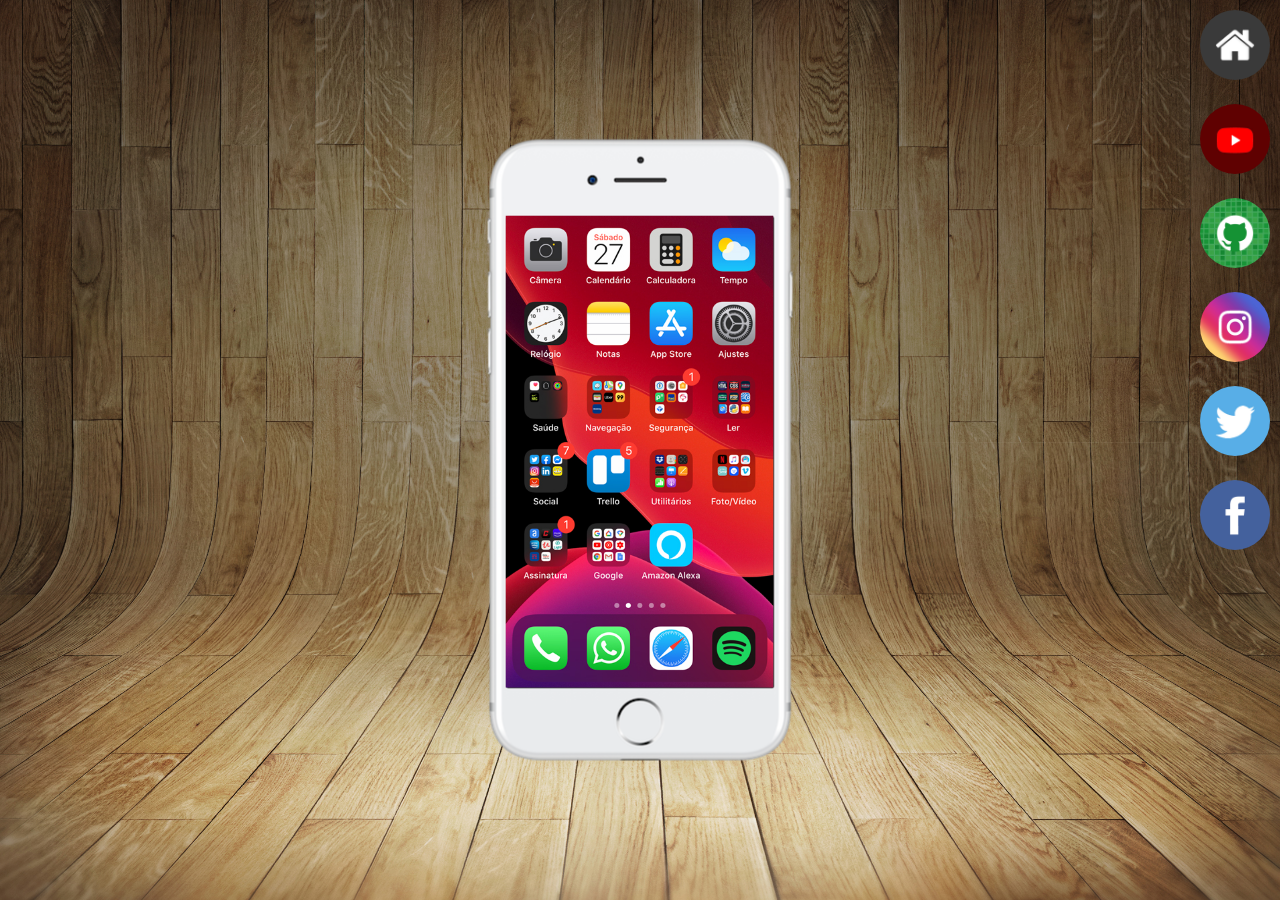
<file: index.html>
<!DOCTYPE html>
<html lang="pt-br">
<head>
    <meta charset="UTF-8">
    <meta name="viewport" content="width=device-width, initial-scale=1.0">
    <title>Celular do Prof. Gustavo Guanabara</title>
    <link rel="stylesheet" href="style/style.css">
    <link rel="shortcut icon" href="style/favicon/favicon.ico" type="image/x-icon">
</head>
<body>
    <main>
        <section id="celular"><iframe src="abas/home.html" frameborder="0" name="tela"></iframe></section>
        <nav id="but">
            <a href="abas/home.html" target="tela"><img src="imagens/logo-home.jpg" alt="button-home" class="logo"></a>
            <br>
            <a href="abas/youtube.html" target="tela"><img src="imagens/logo-youtube.jpg" alt="button-youtube" class="logo"> </a>
            <br>
            <a href="abas/github.html" target="tela"><img src="imagens/logo-github.jpg" alt="button-github" class="logo"></a>
            <br>
            <a href="abas/instagram.html" target="tela"><img src="imagens/logo-instagram.jpg" alt="butt" class="logo"></a>
            <br>
            <a href="abas/twitter.html" target="tela"><img src="imagens/logo-twitter.jpg" alt="" class="logo"></a>
            <br>            
            <a href="abas/facebook.html" target="tela"><img src="imagens/logo-facebook.jpg" alt="" class="logo"></a>
        </nav>
    </main>
</body>
</html>
</file>
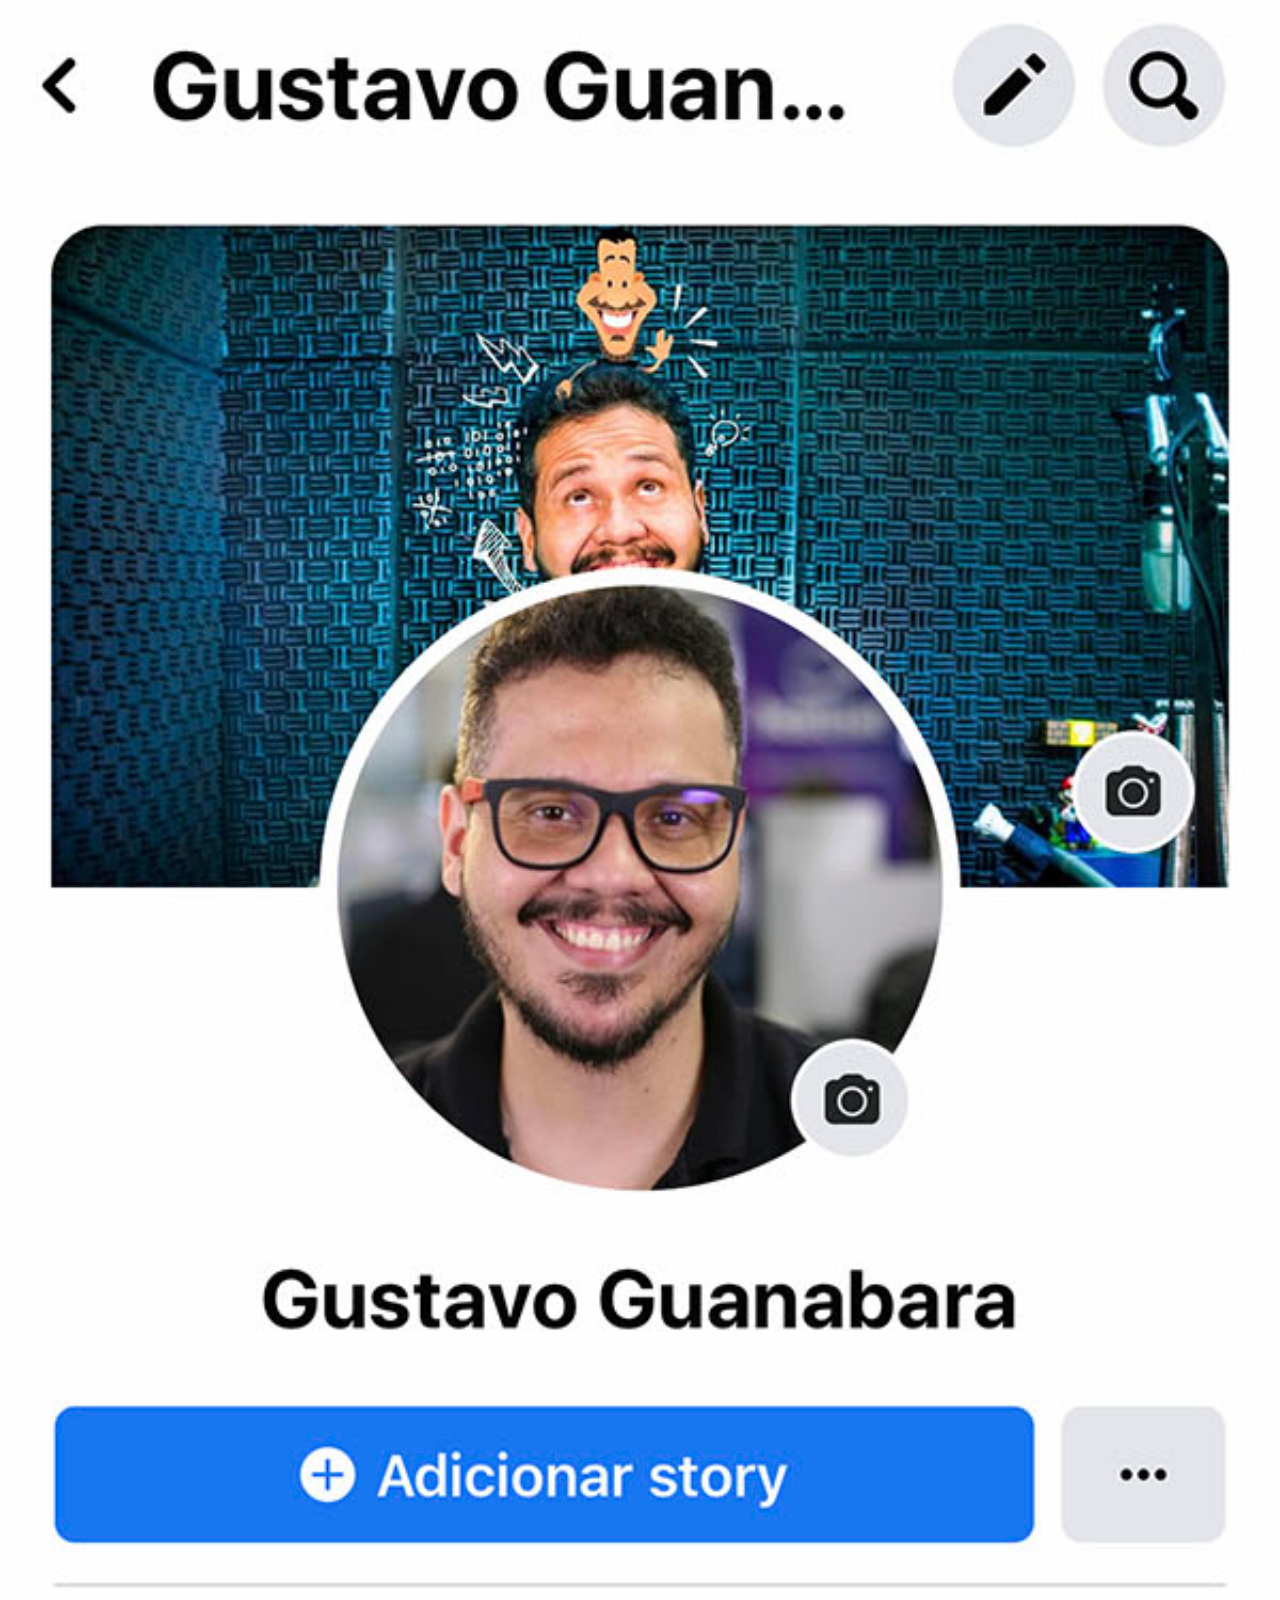
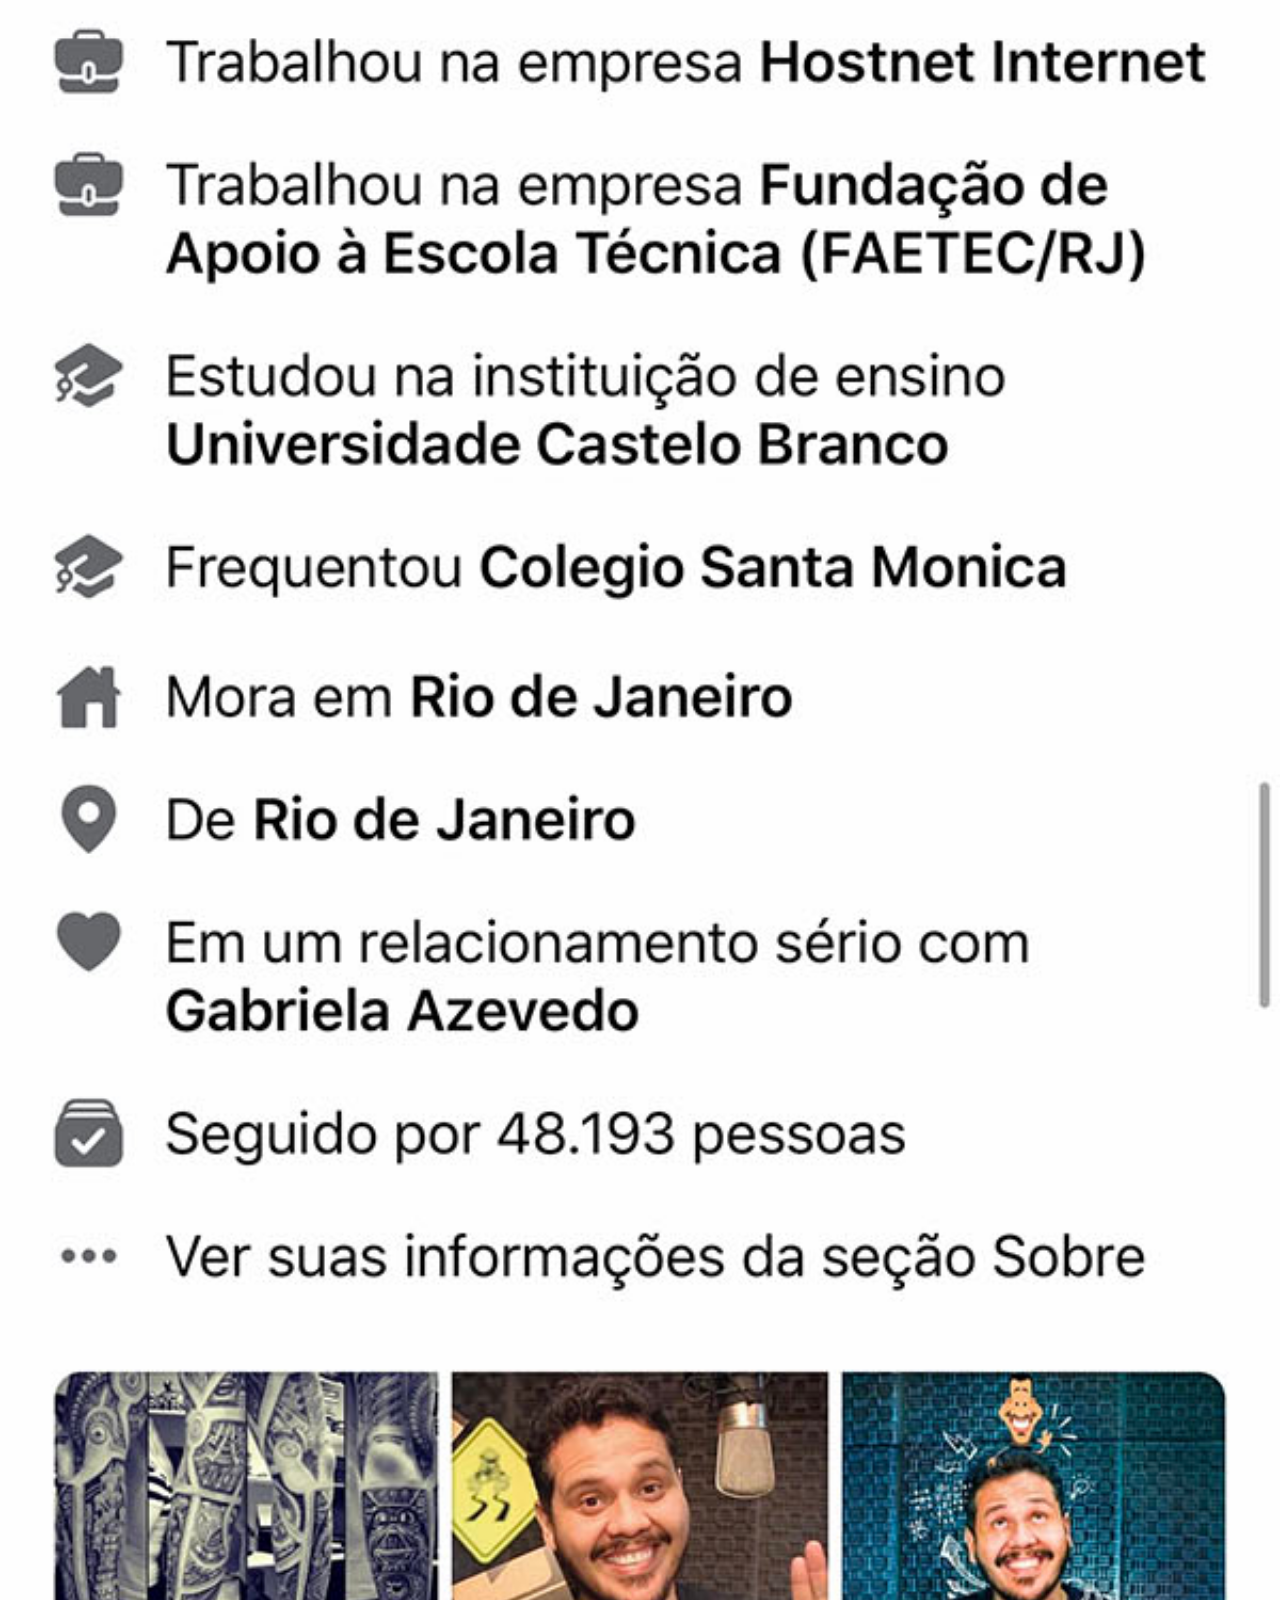
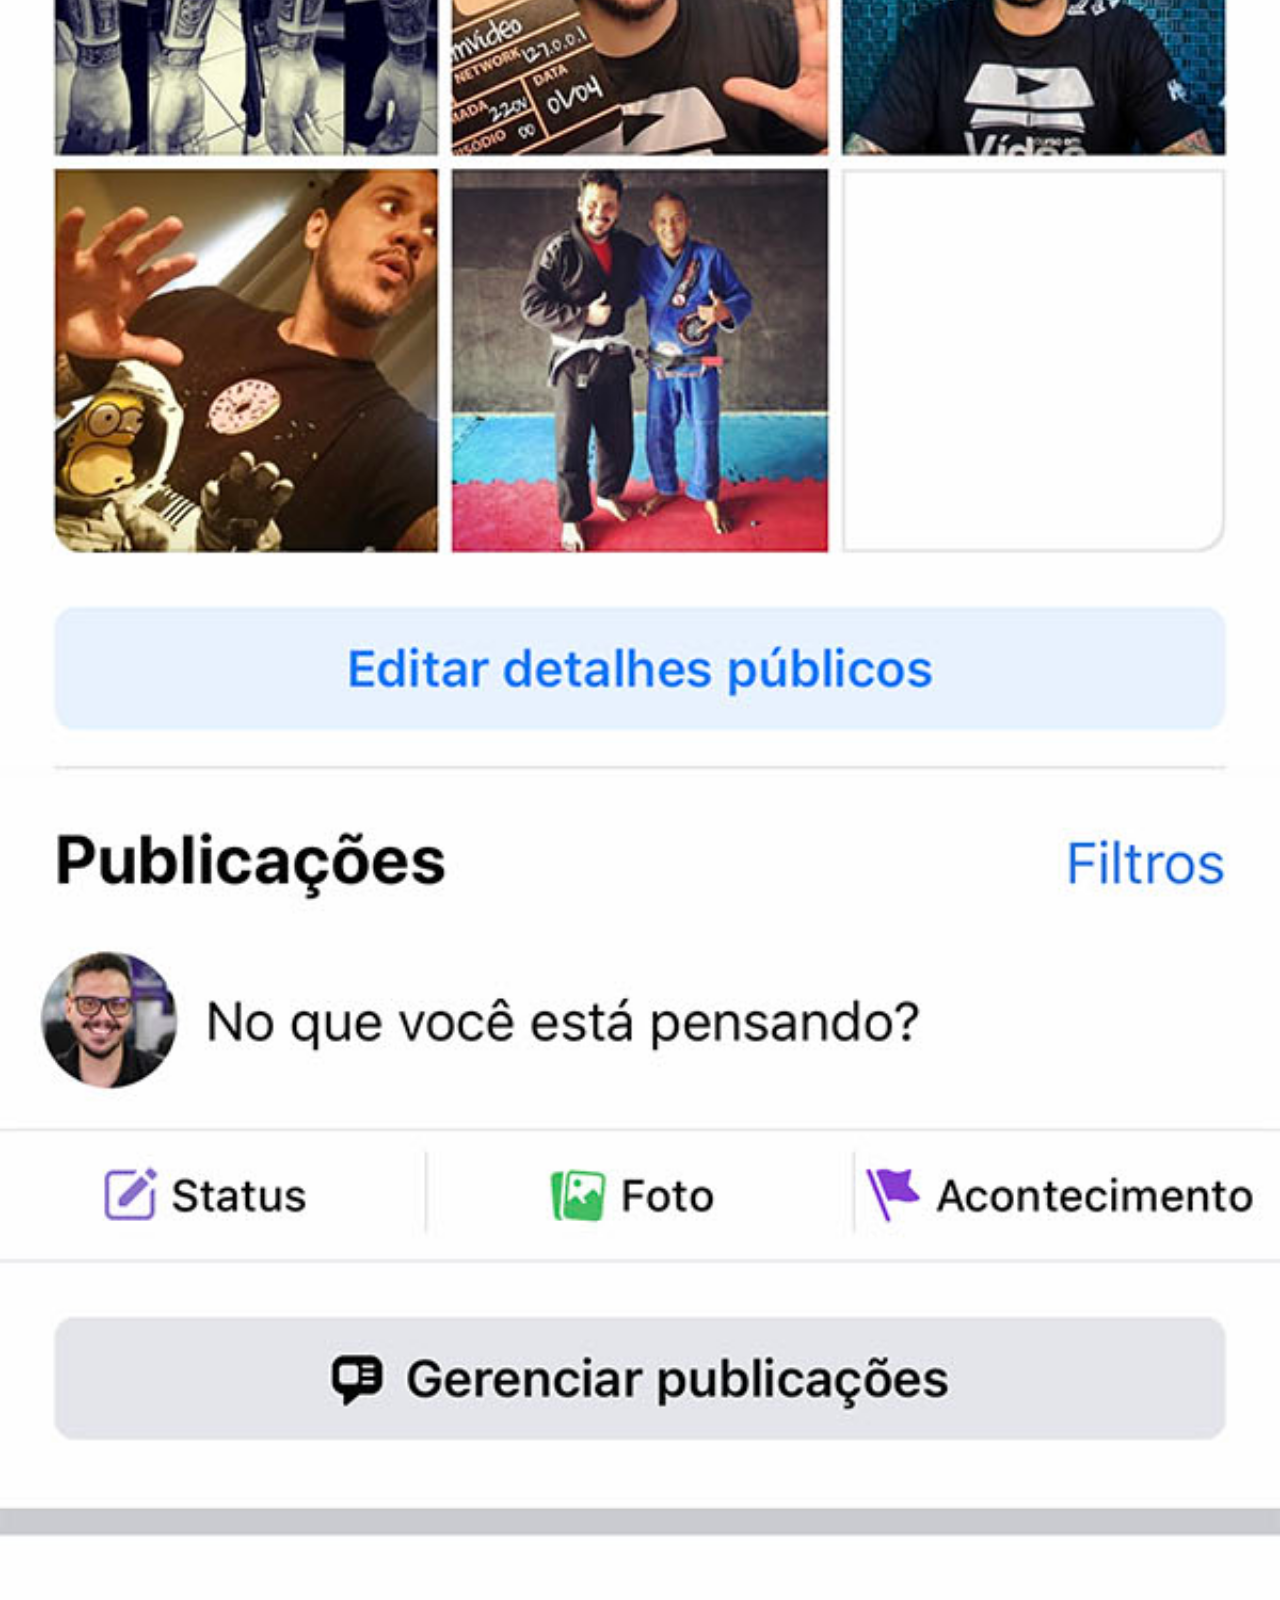
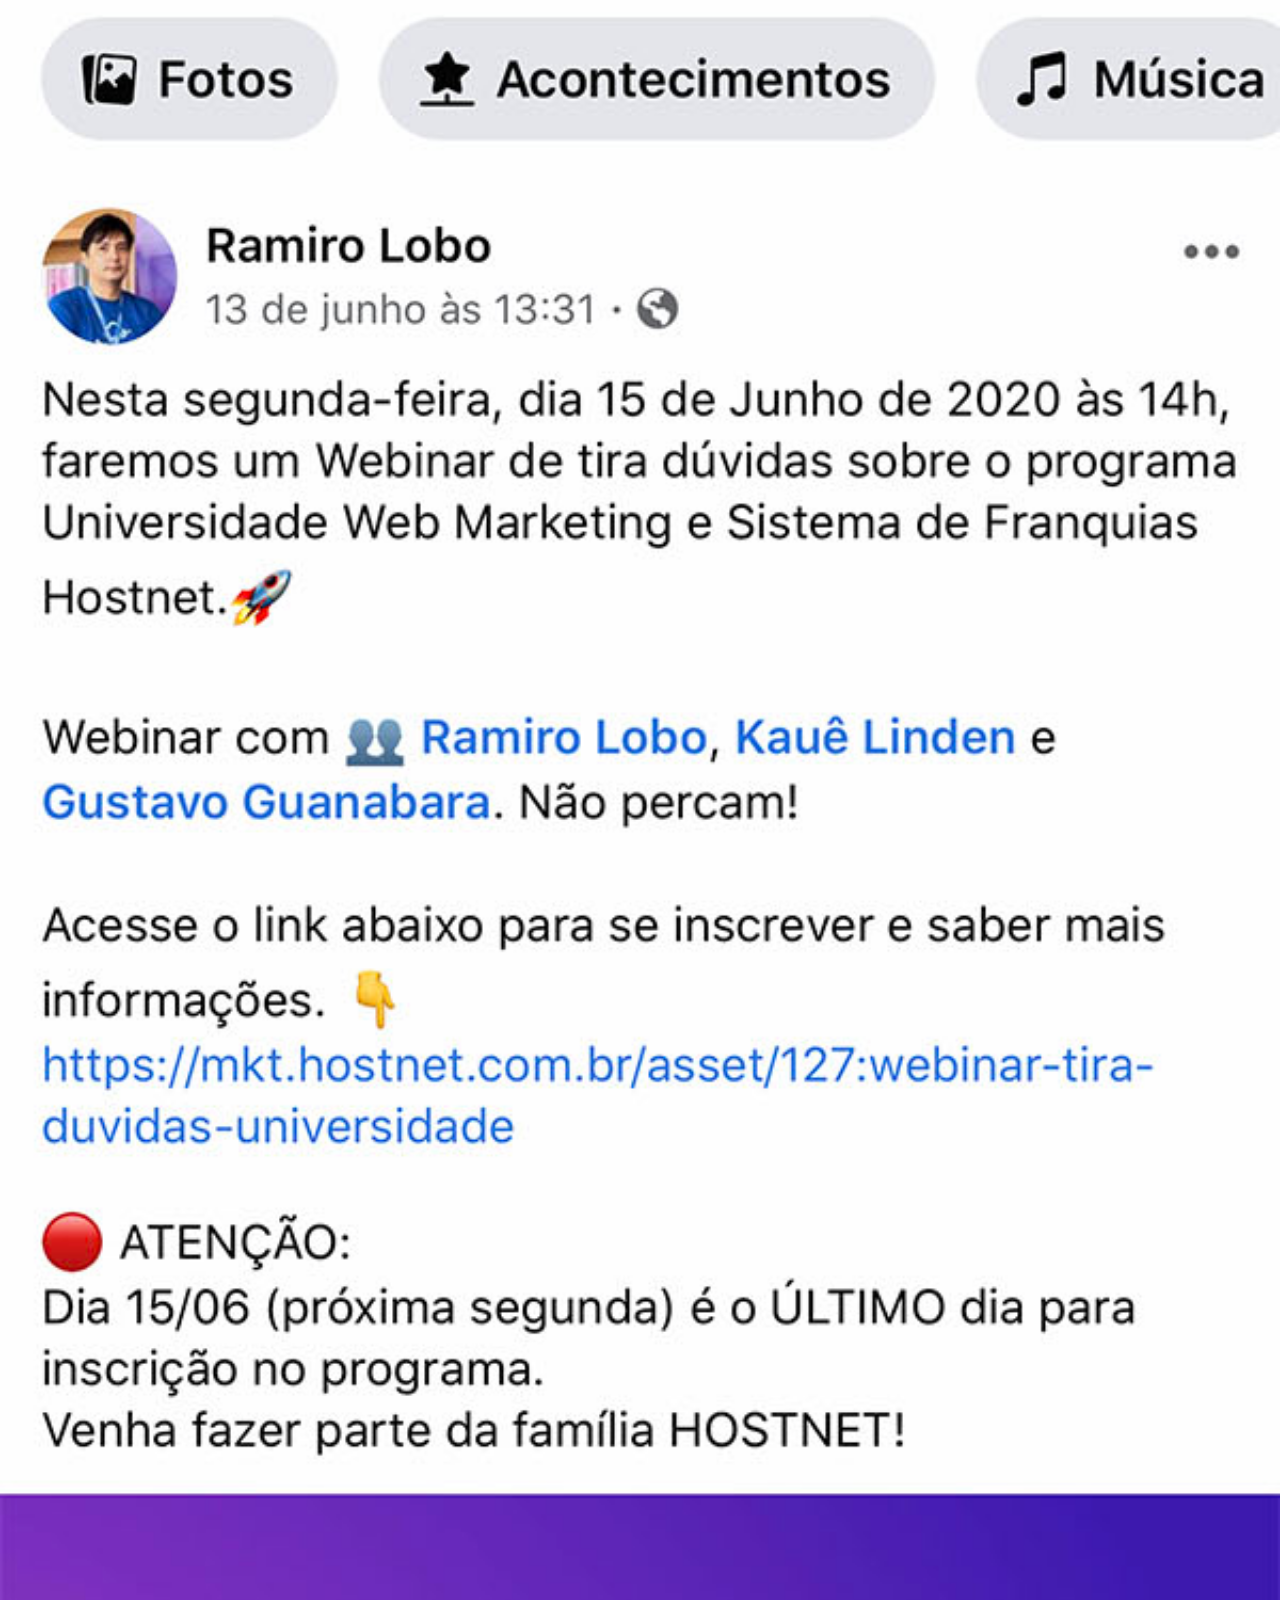
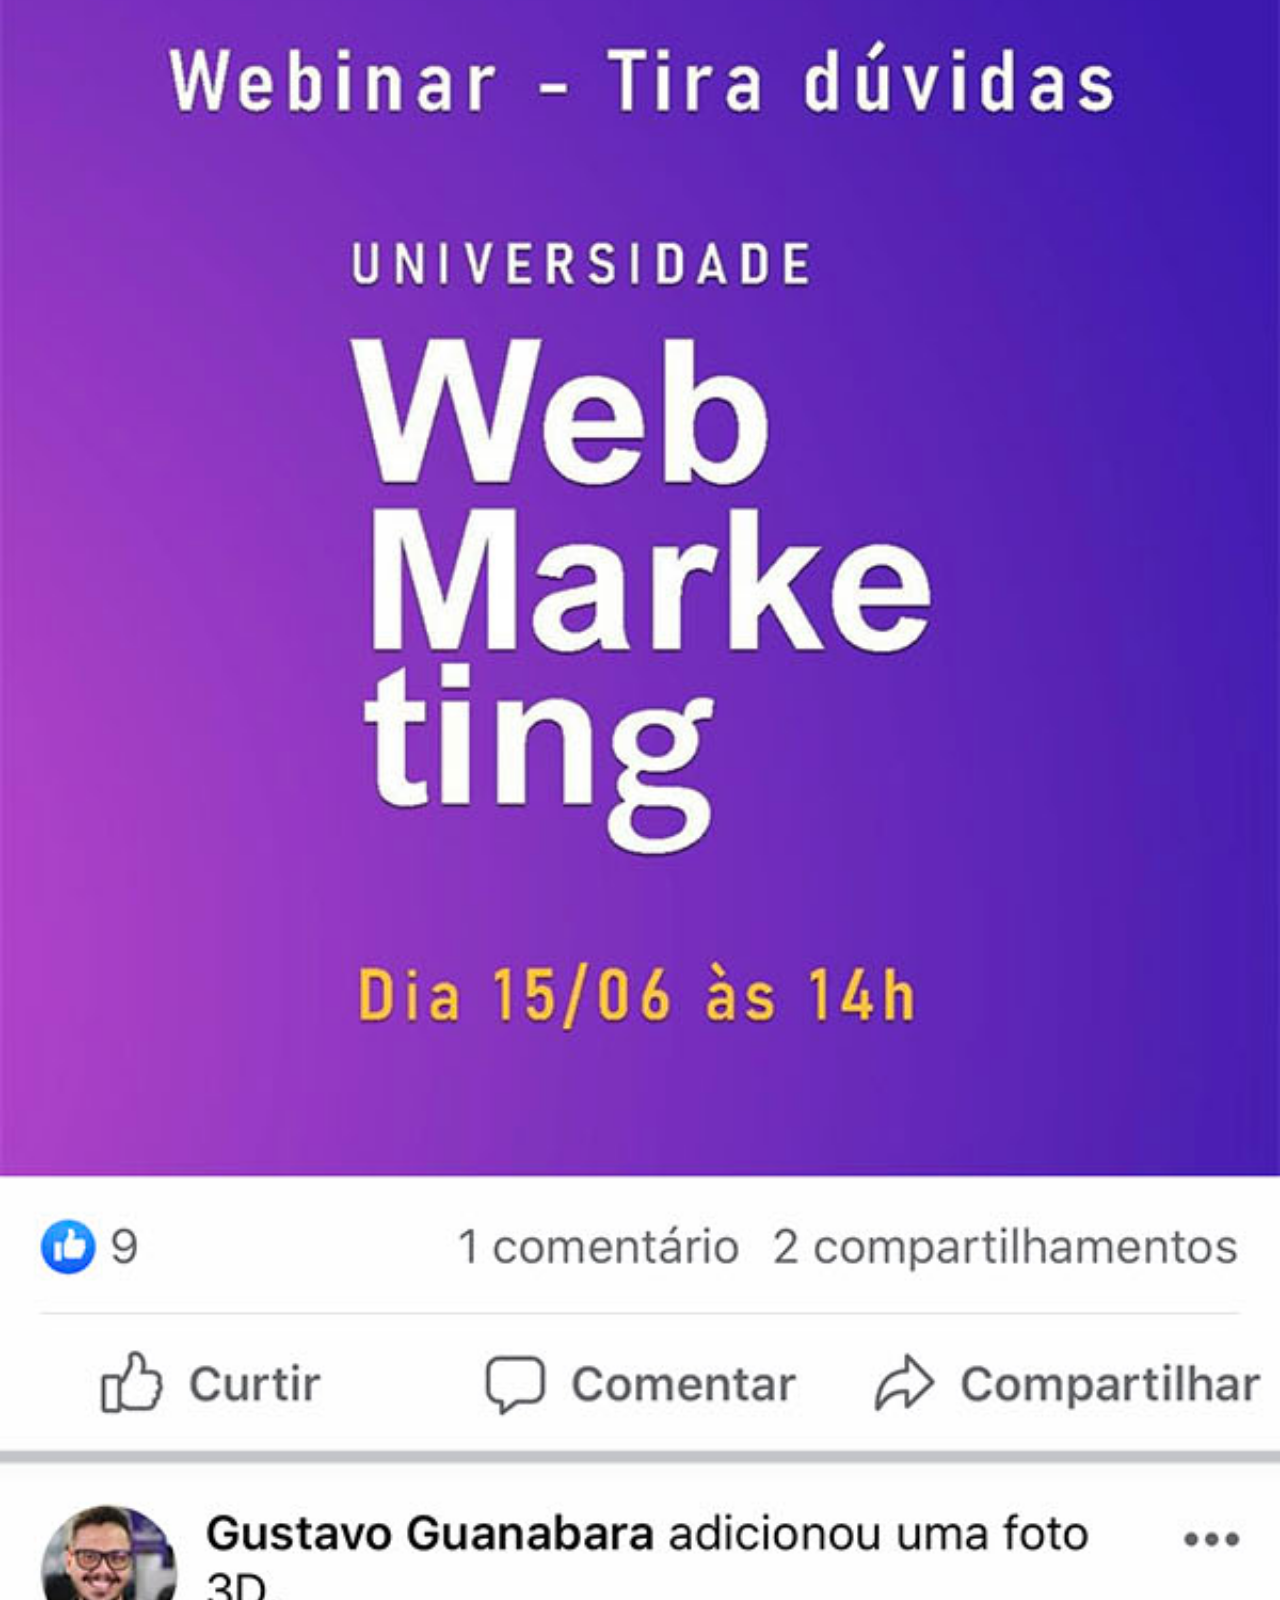
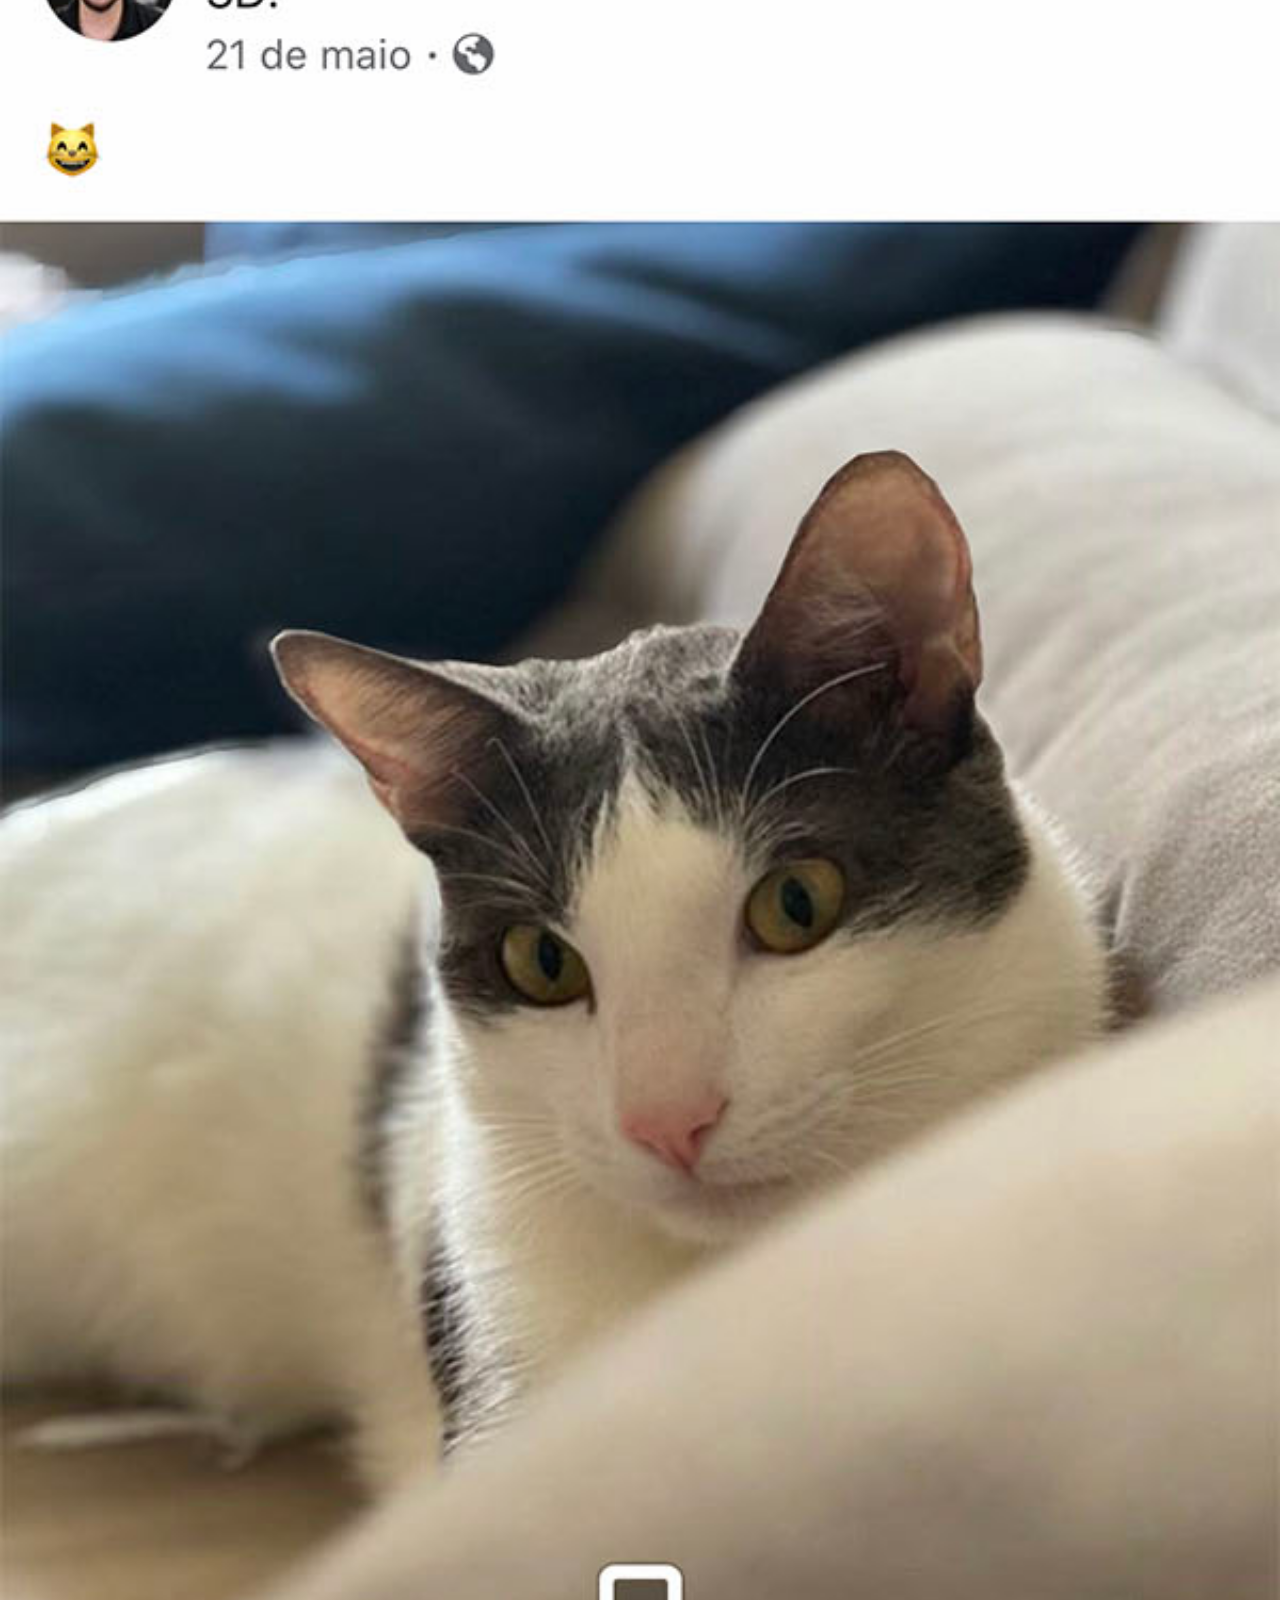
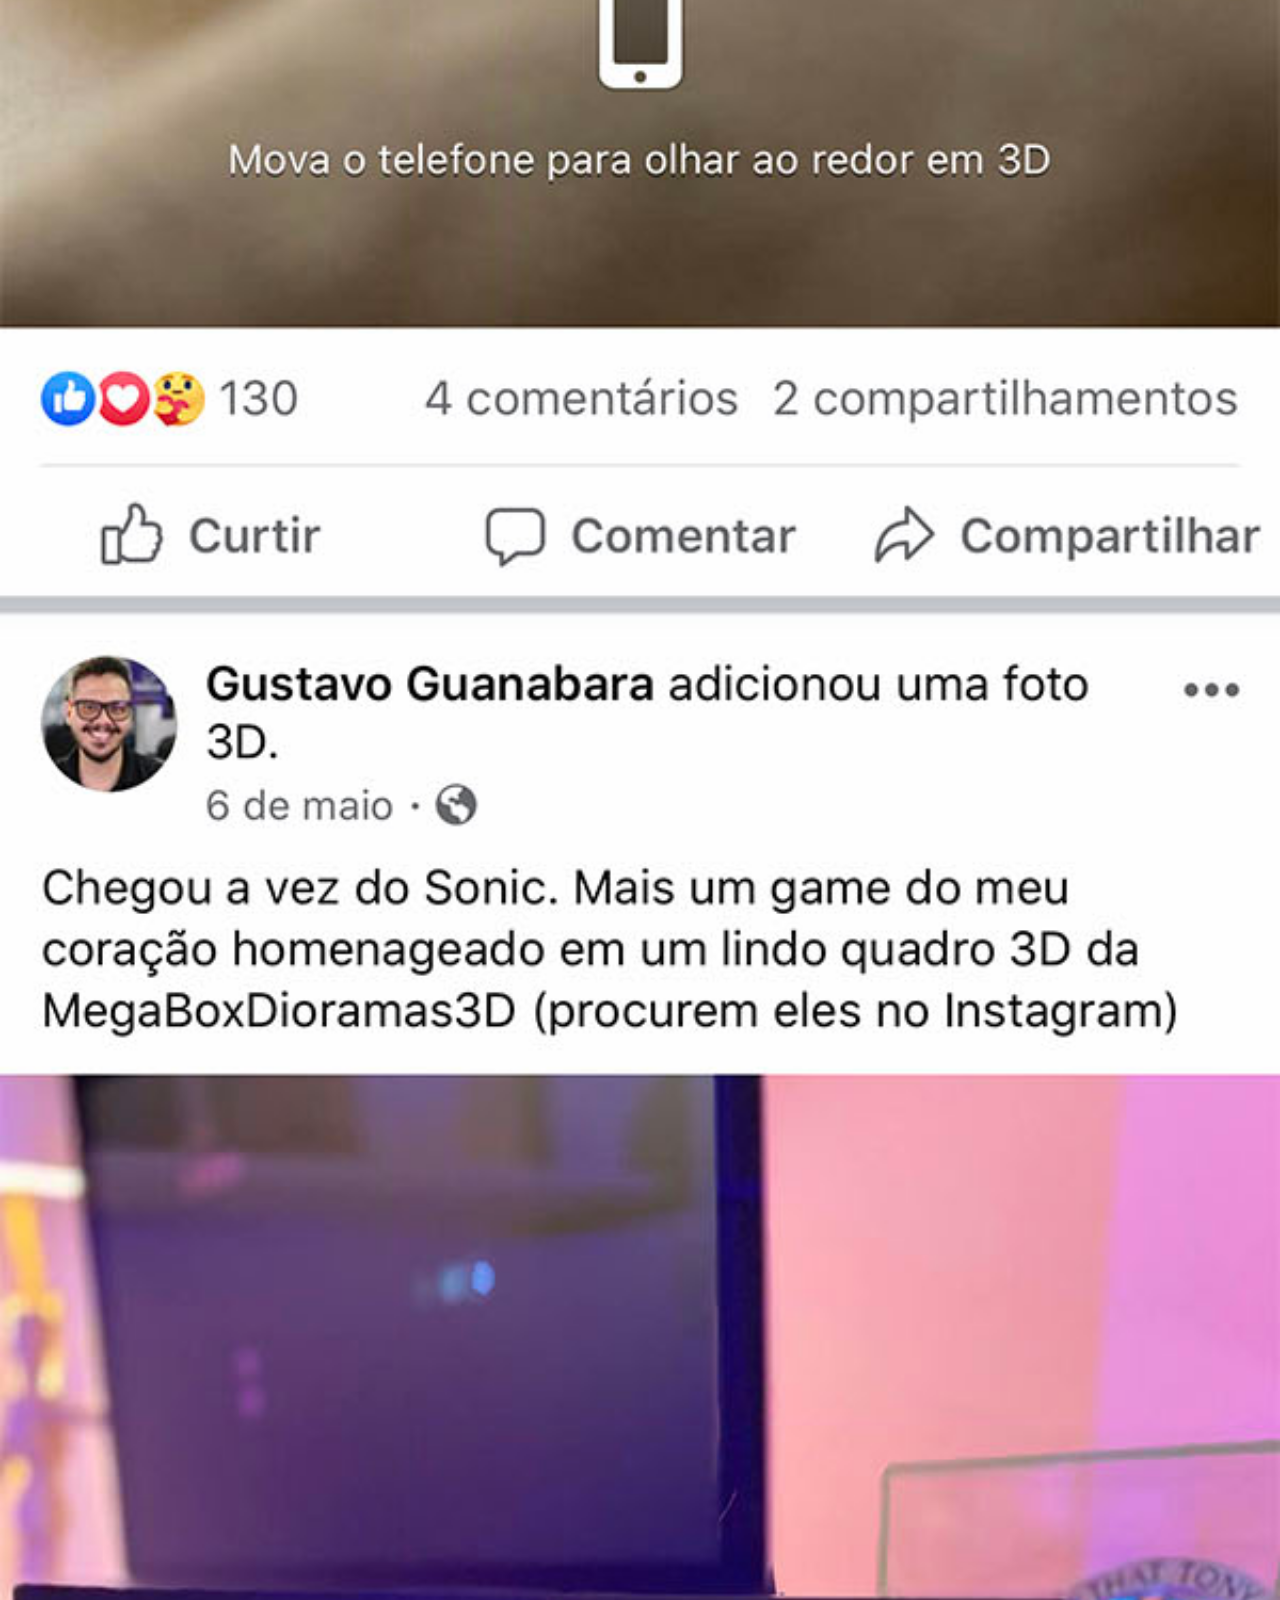
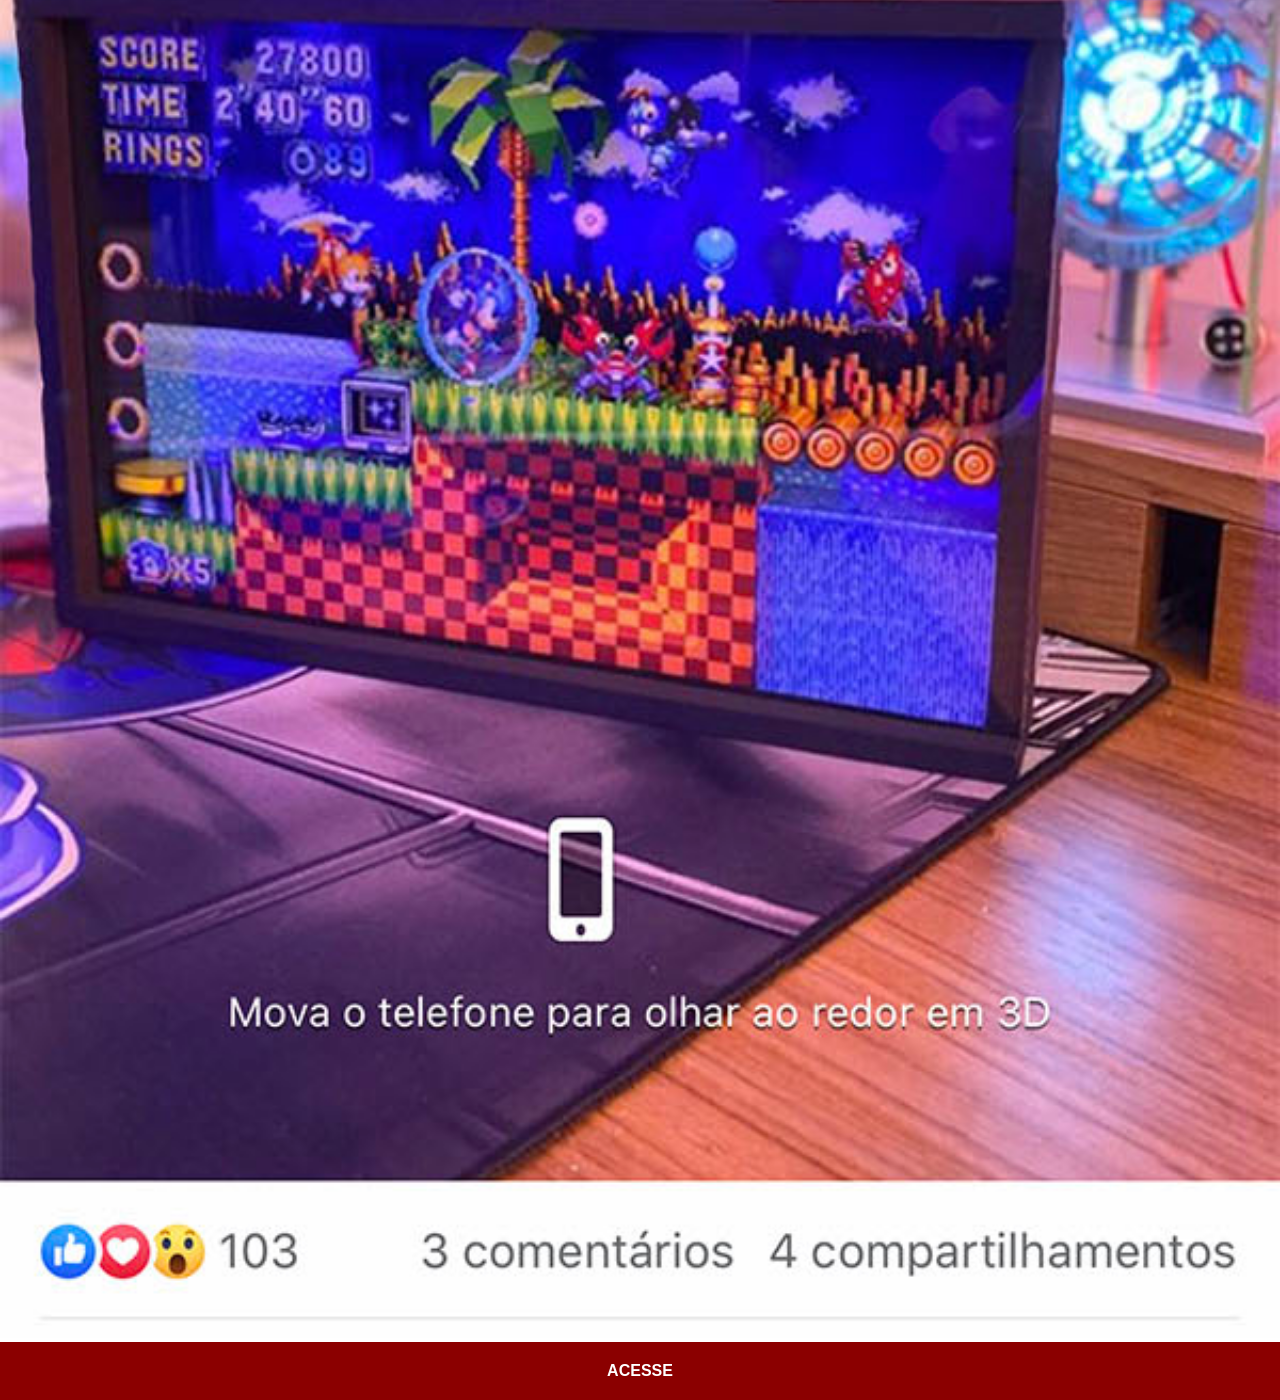
<file: abas/facebook.html>
<!DOCTYPE html>
<html lang="pt-br">
<head>
    <meta charset="UTF-8">
    <meta name="viewport" content="width=device-width, initial-scale=1.0">
    <title>Facebook</title>
    <link rel="stylesheet" href="../style/social.css">
</head>
<body>
      <img src="../imagens/tela-facebook.jpg" alt="Facebook pagina" class="cell"> 
      <a href="https://www.facebook.com/gustavoguanabara/" target="_blank">ACESSE</a>
</body>
</html>
</file>
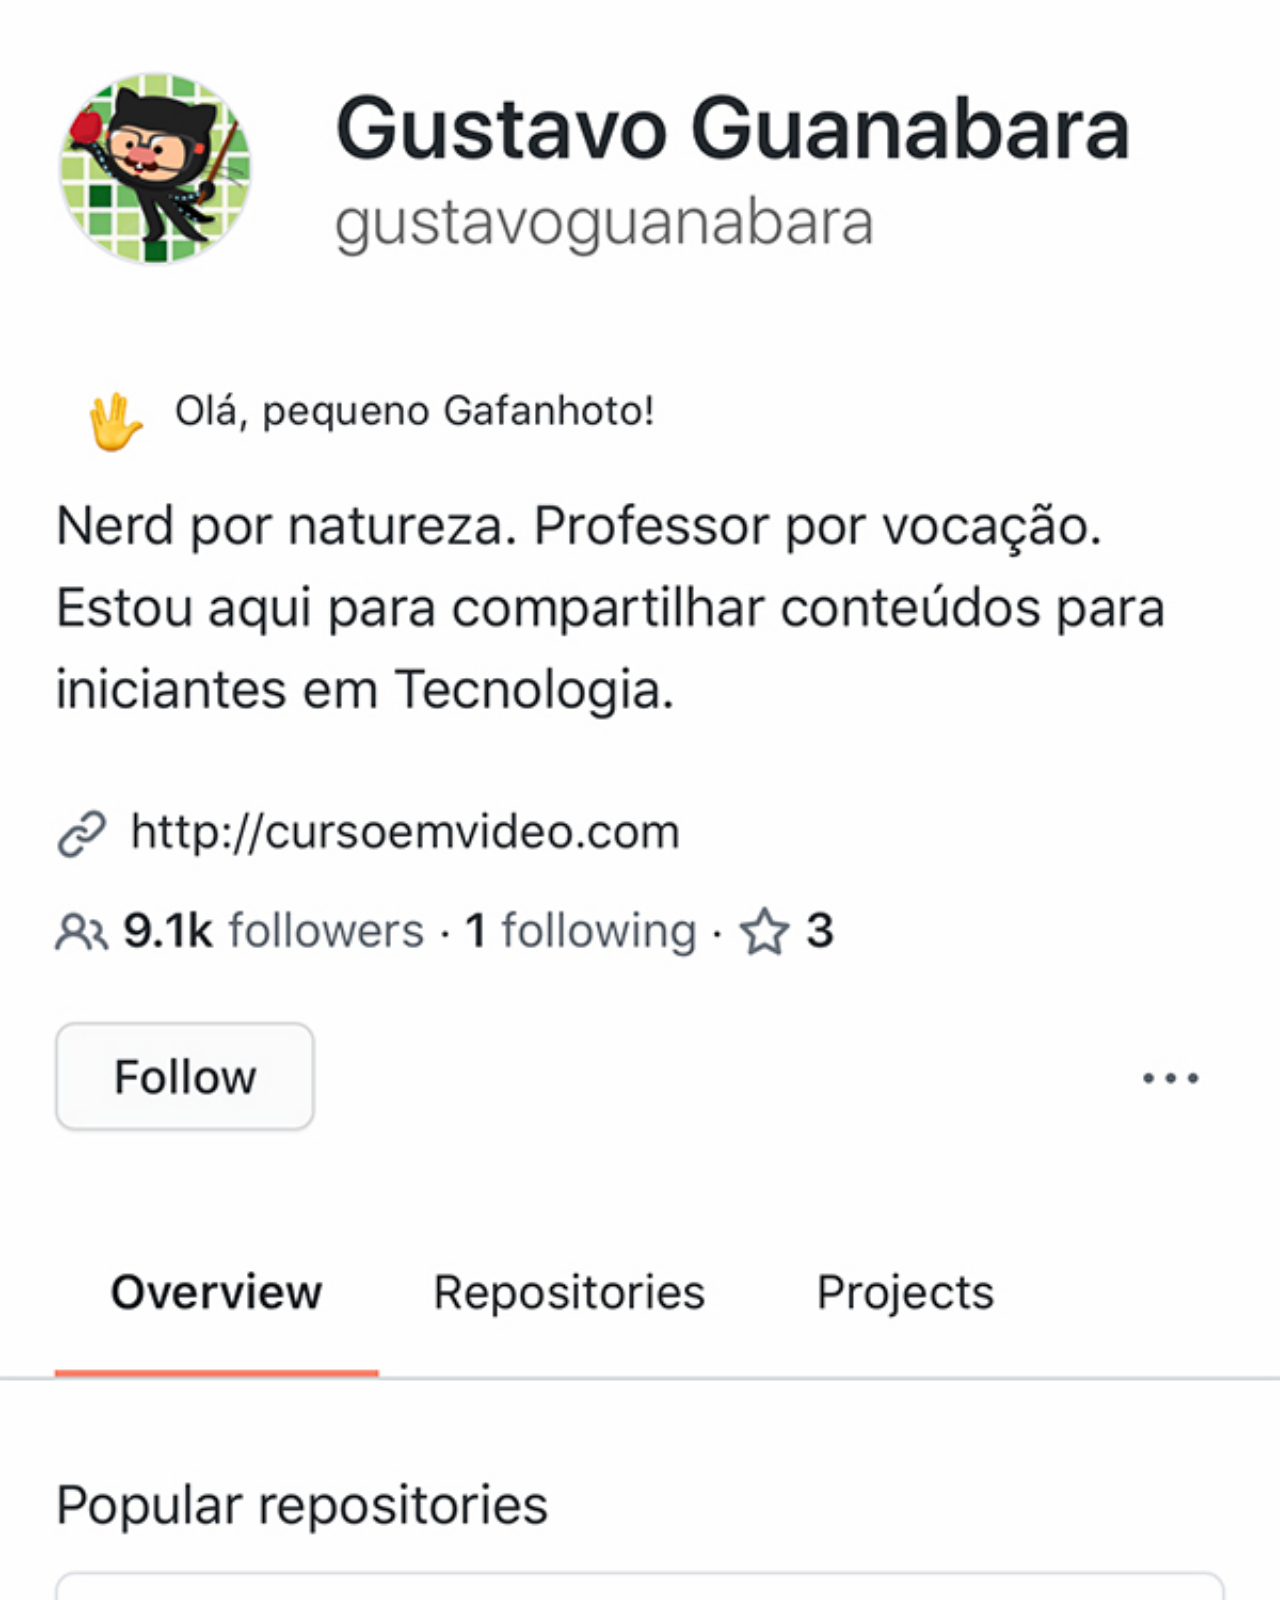
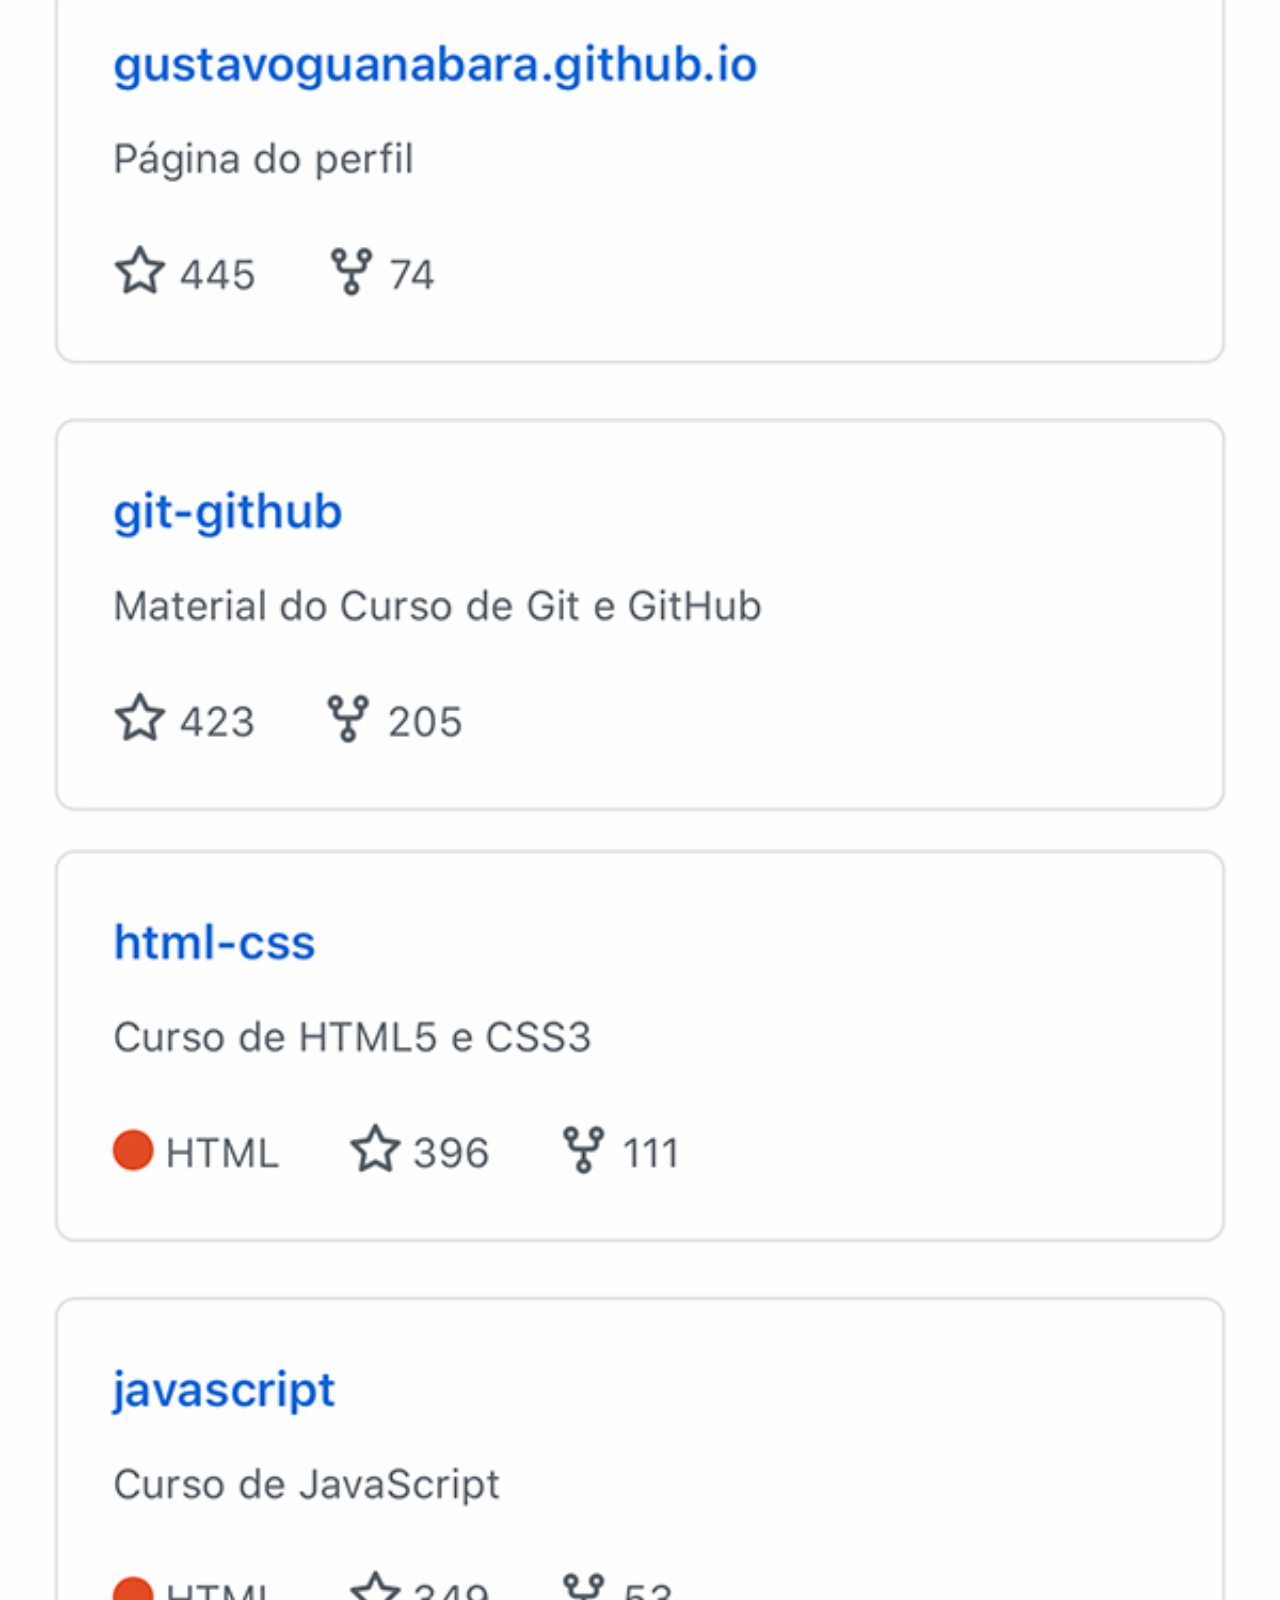
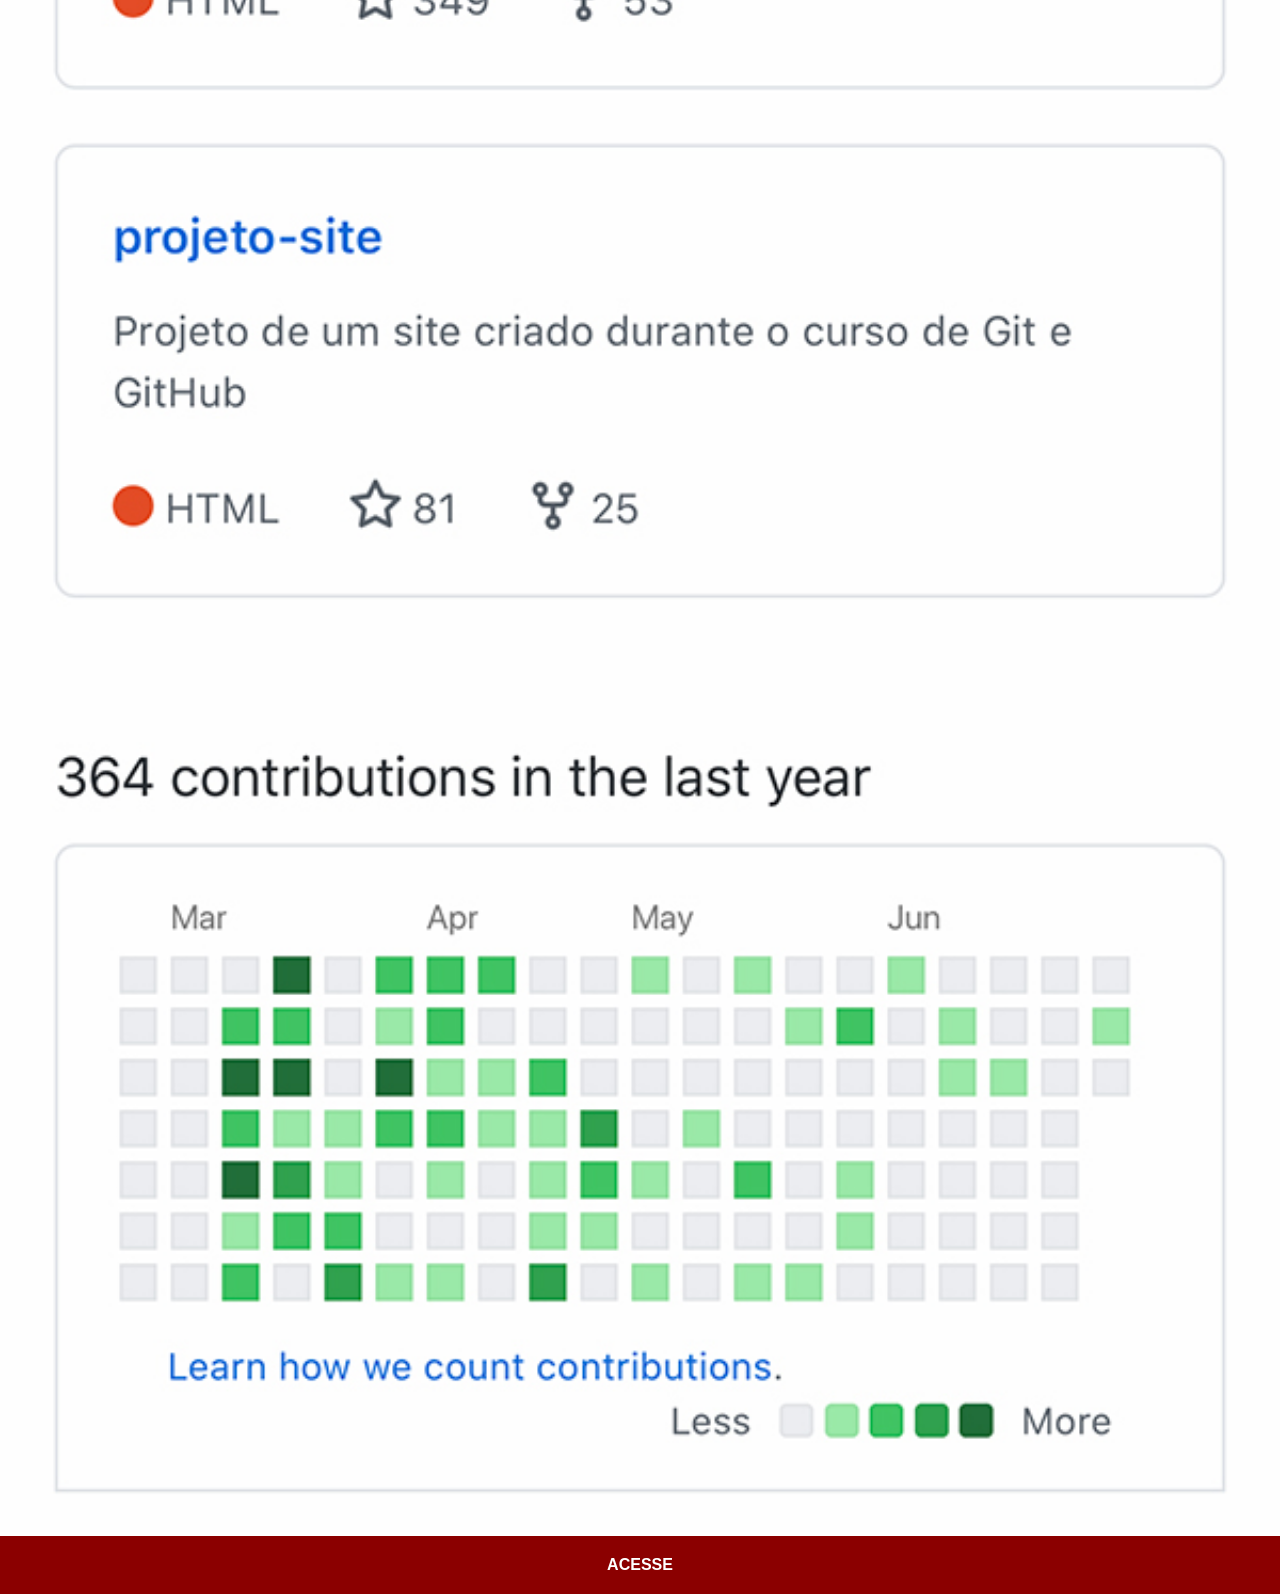
<file: abas/github.html>
<!DOCTYPE html>
<html lang="pt-br">
<head>
    <meta charset="UTF-8">
    <meta name="viewport" content="width=device-width, initial-scale=1.0">
    <title>Github</title>
    <link rel="stylesheet" href="../style/social.css">
</head>
<body>
      <img src="../imagens/tela-github.jpg" alt="Github pagina" class="cell"> 
       <a href="https://github.com/gustavoguanabara/" target="_blank">ACESSE</a>
</body>
</html>
</file>
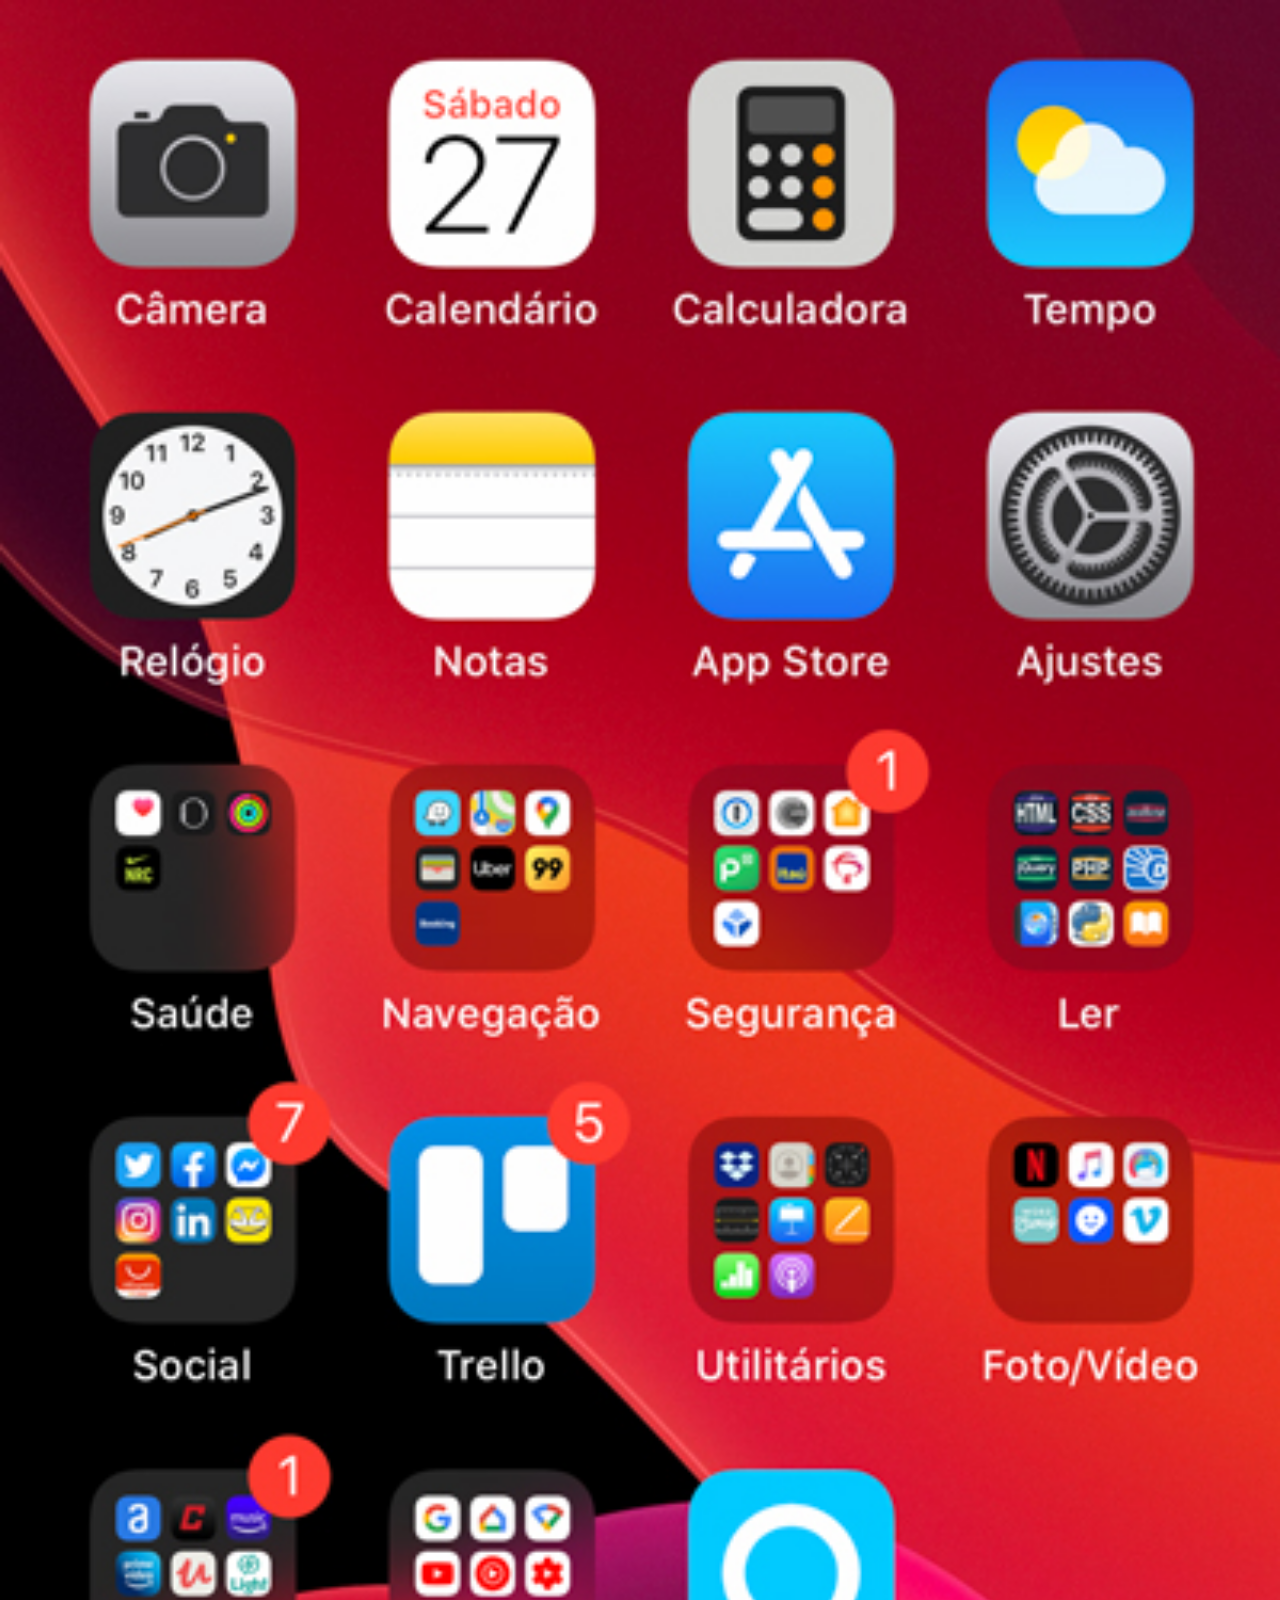
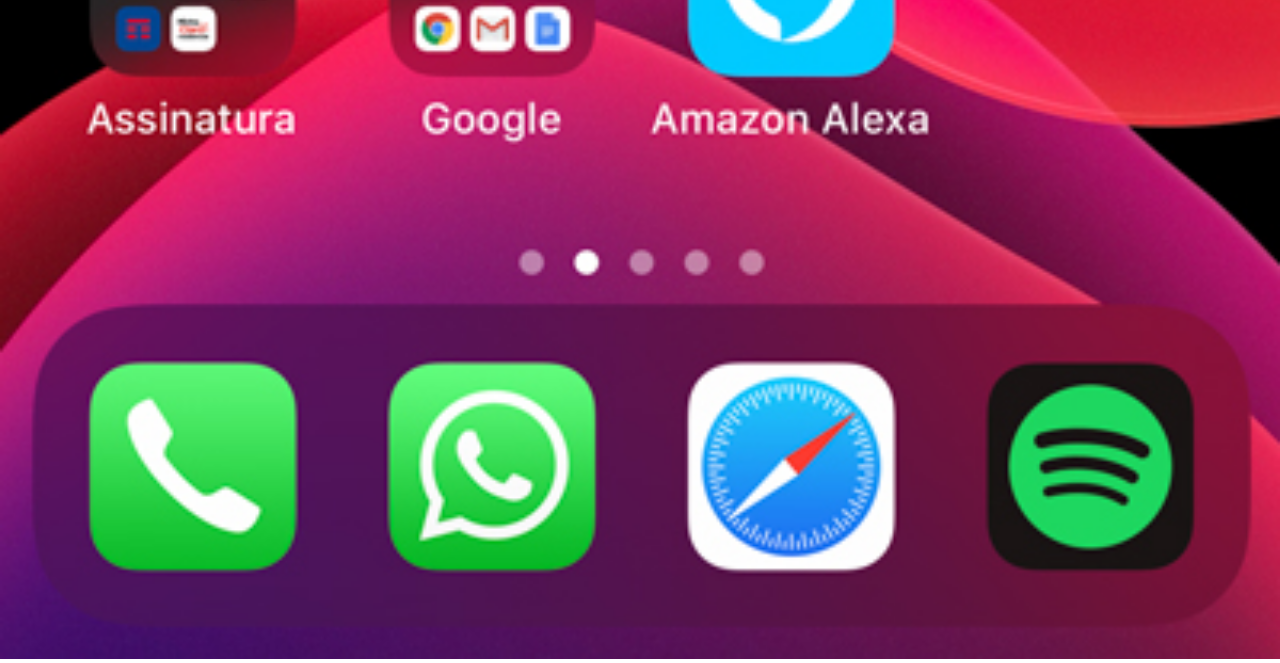
<file: abas/home.html>
<!DOCTYPE html>
<html lang="pt-br">
<head>
    <meta charset="UTF-8">
    <meta name="viewport" content="width=device-width, initial-scale=1.0">
    <title>Home</title>
    <link rel="stylesheet" href="../style/social.css">
</head>
<body>
      <img src="../imagens/tela-home.jpg" alt="home do celular" class="cell"> 
</body>
</html>
</file>
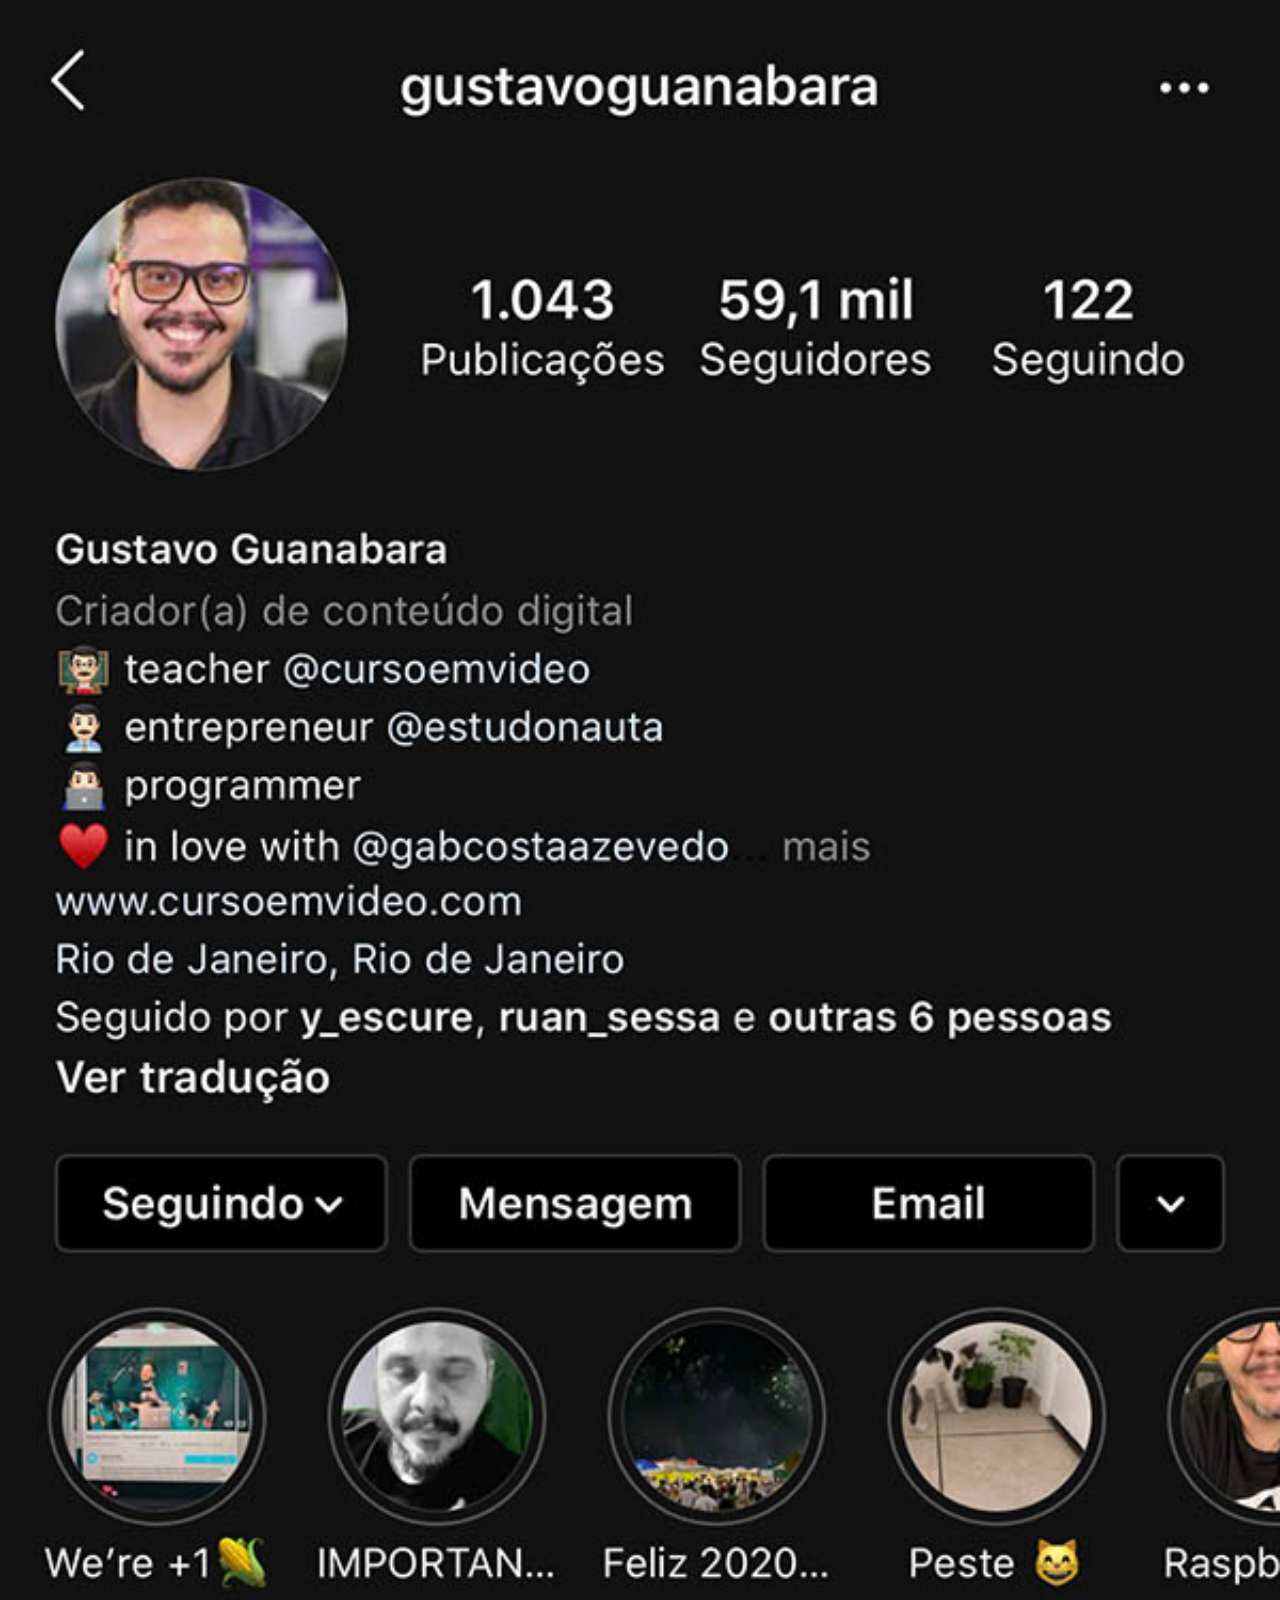
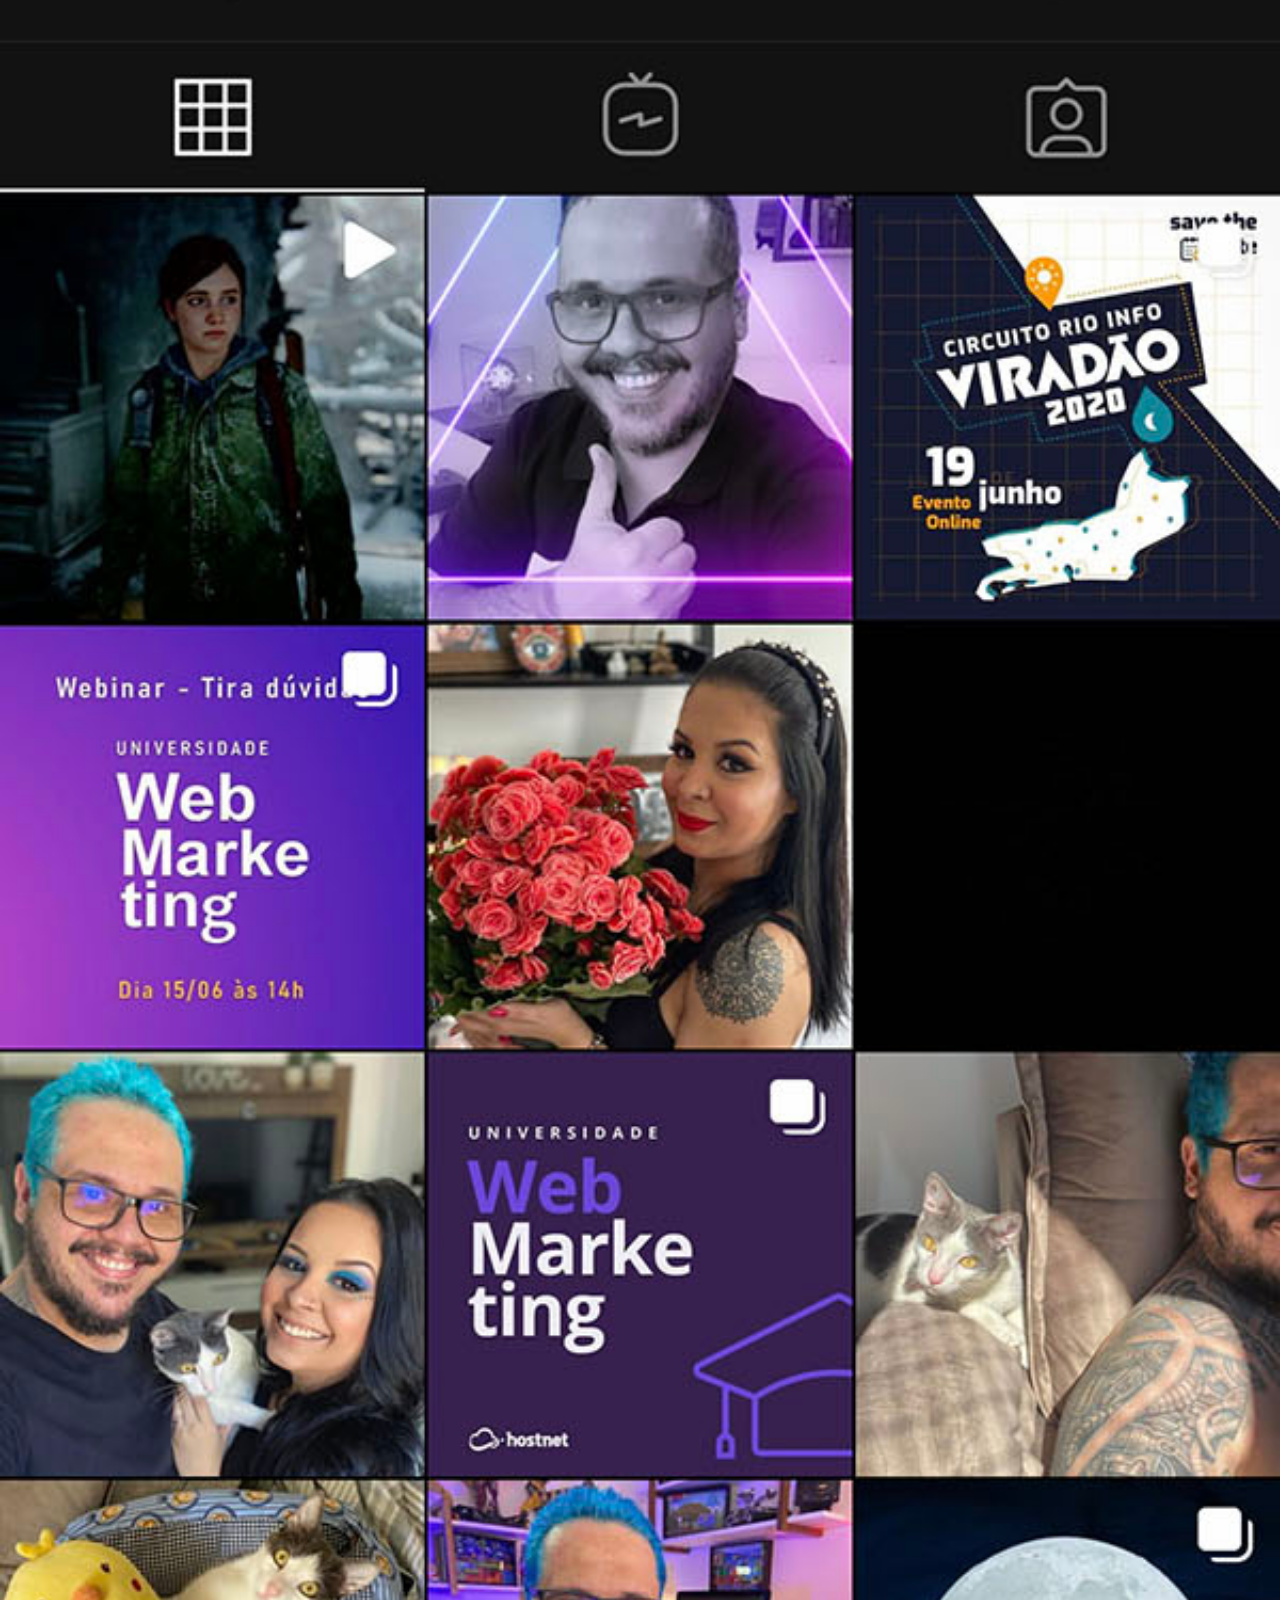
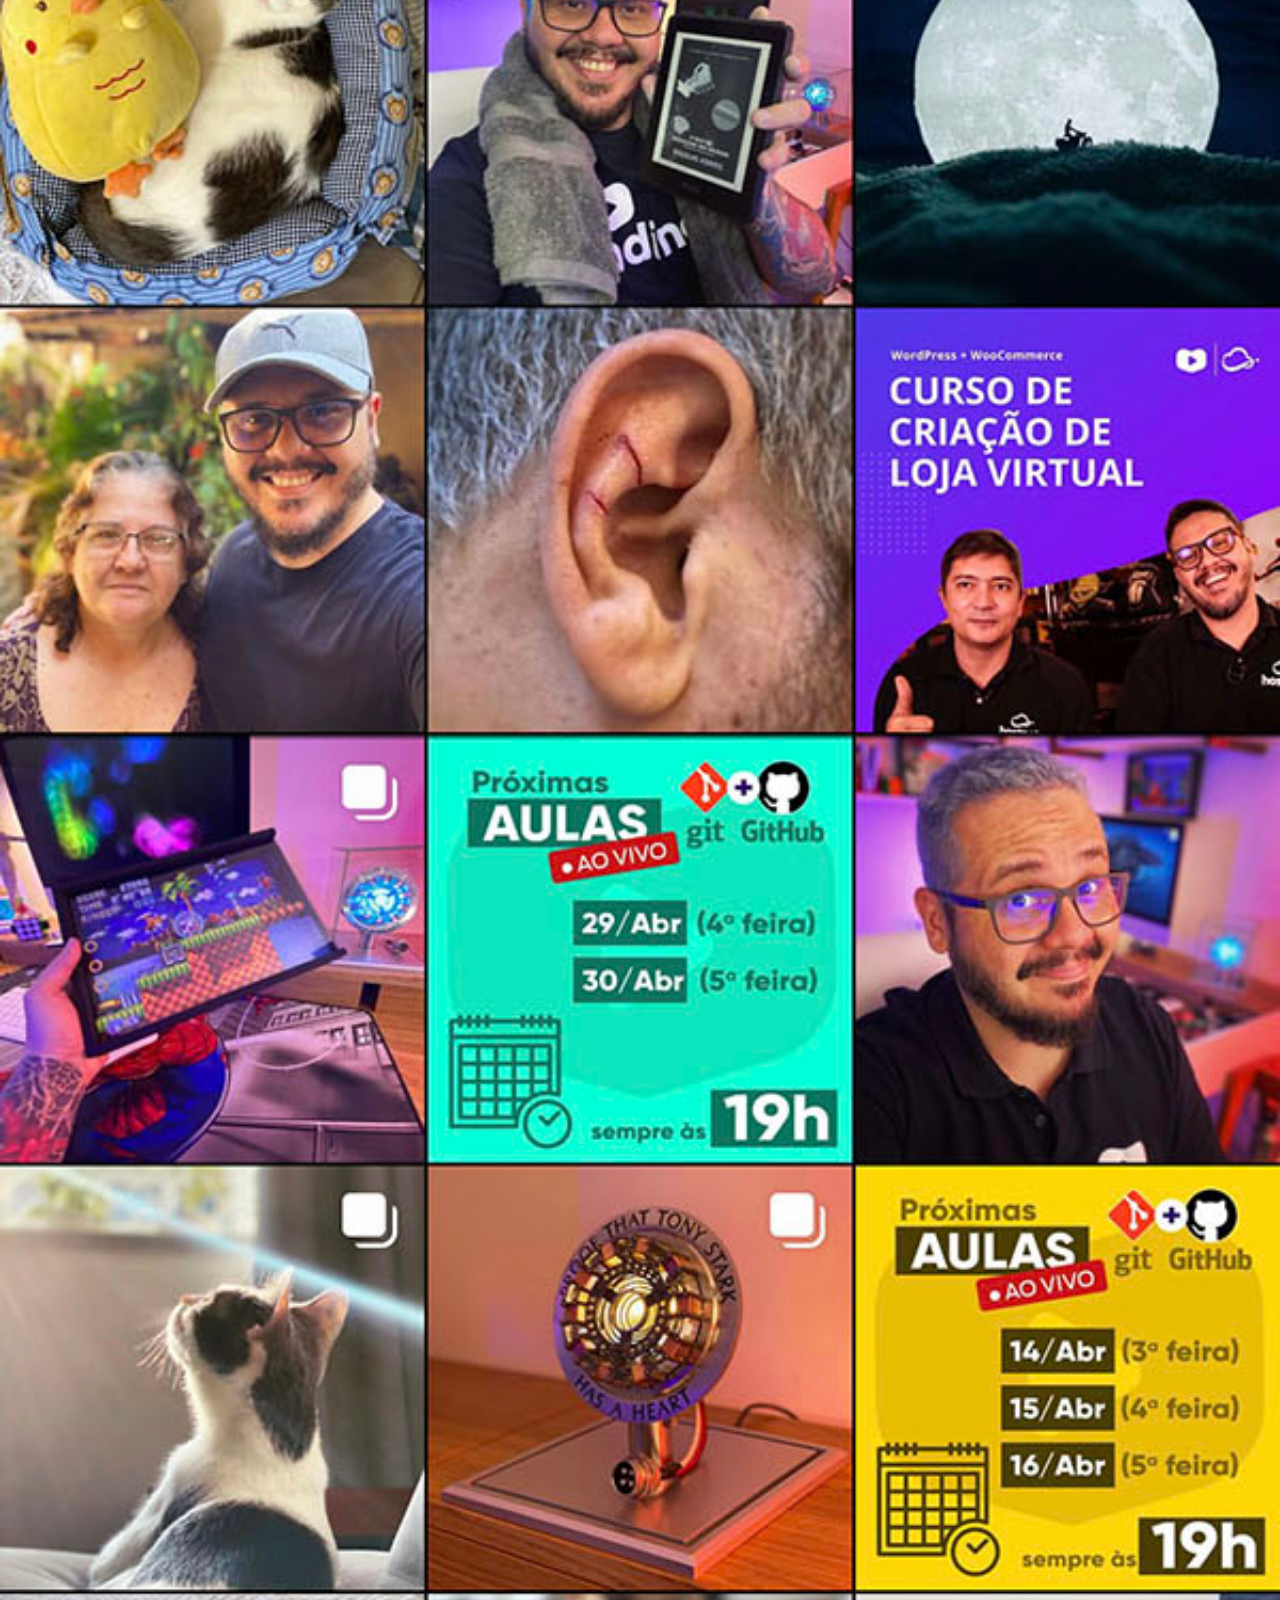
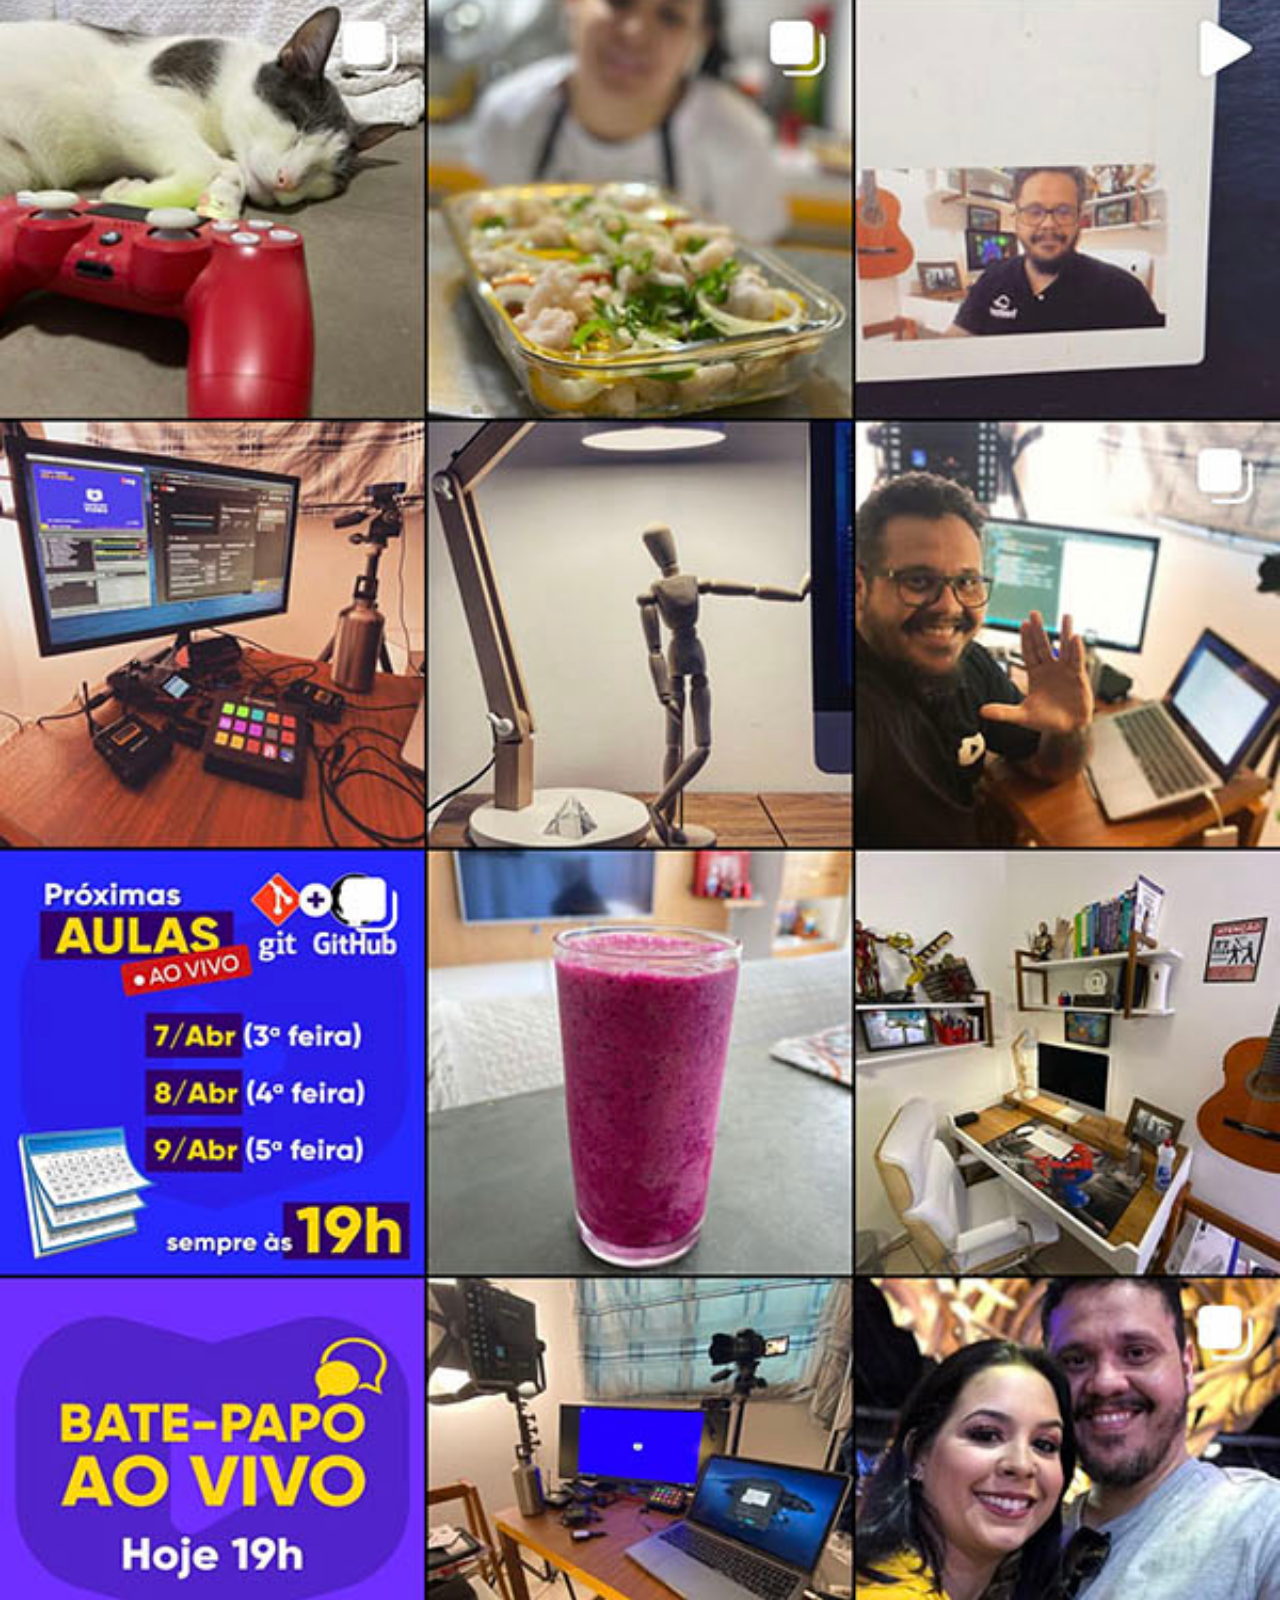
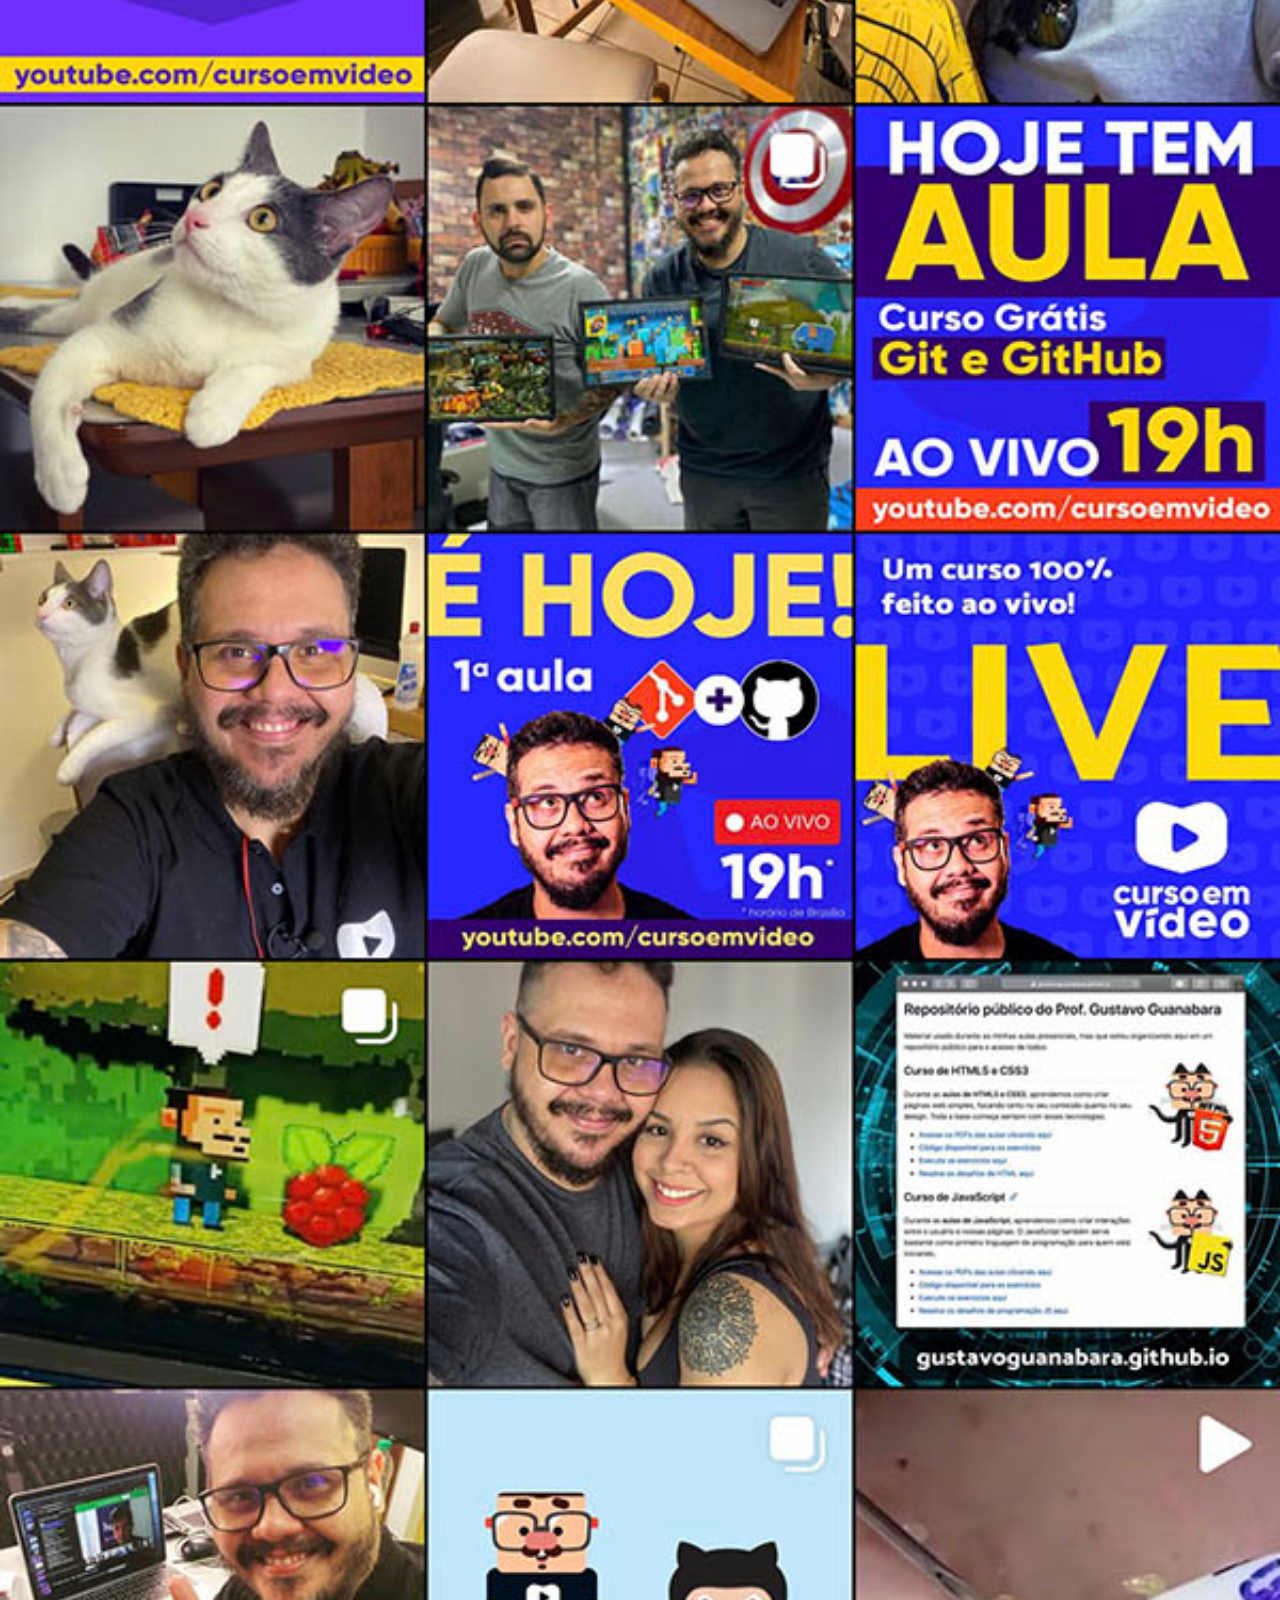
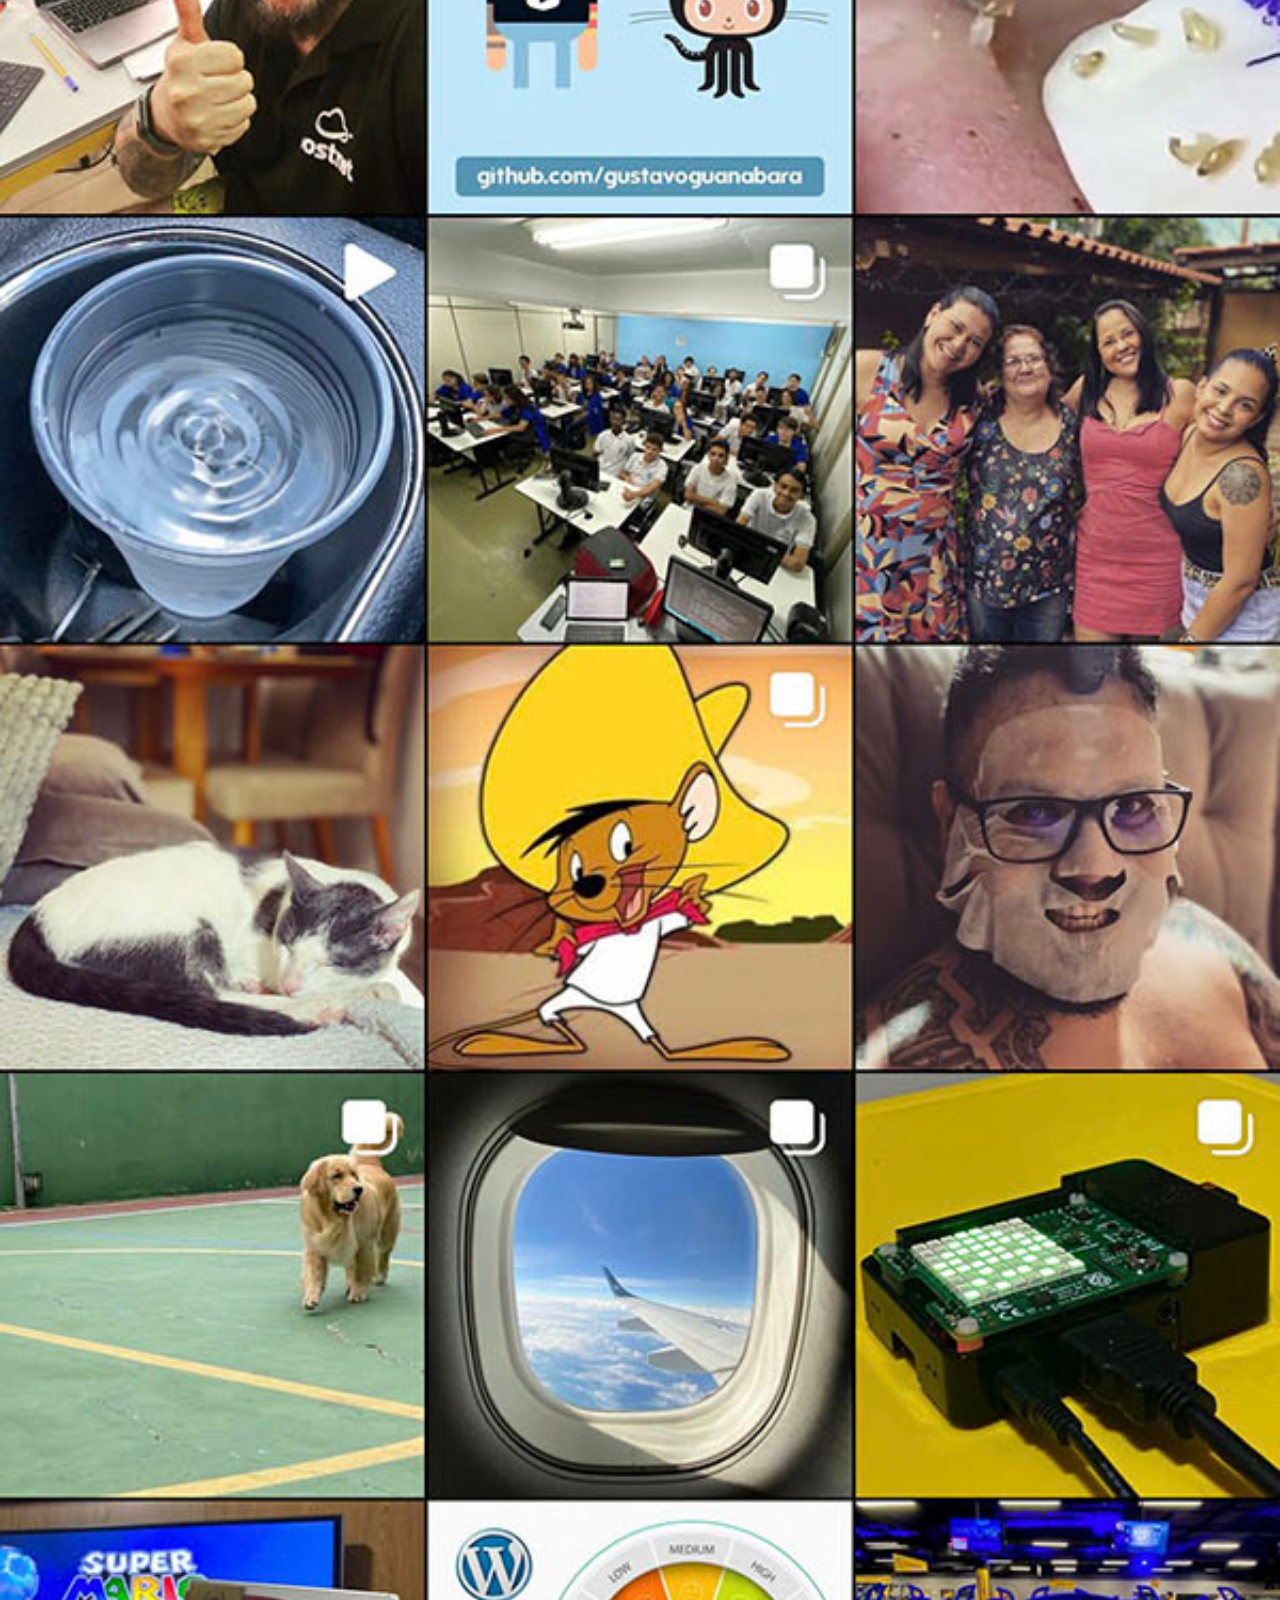
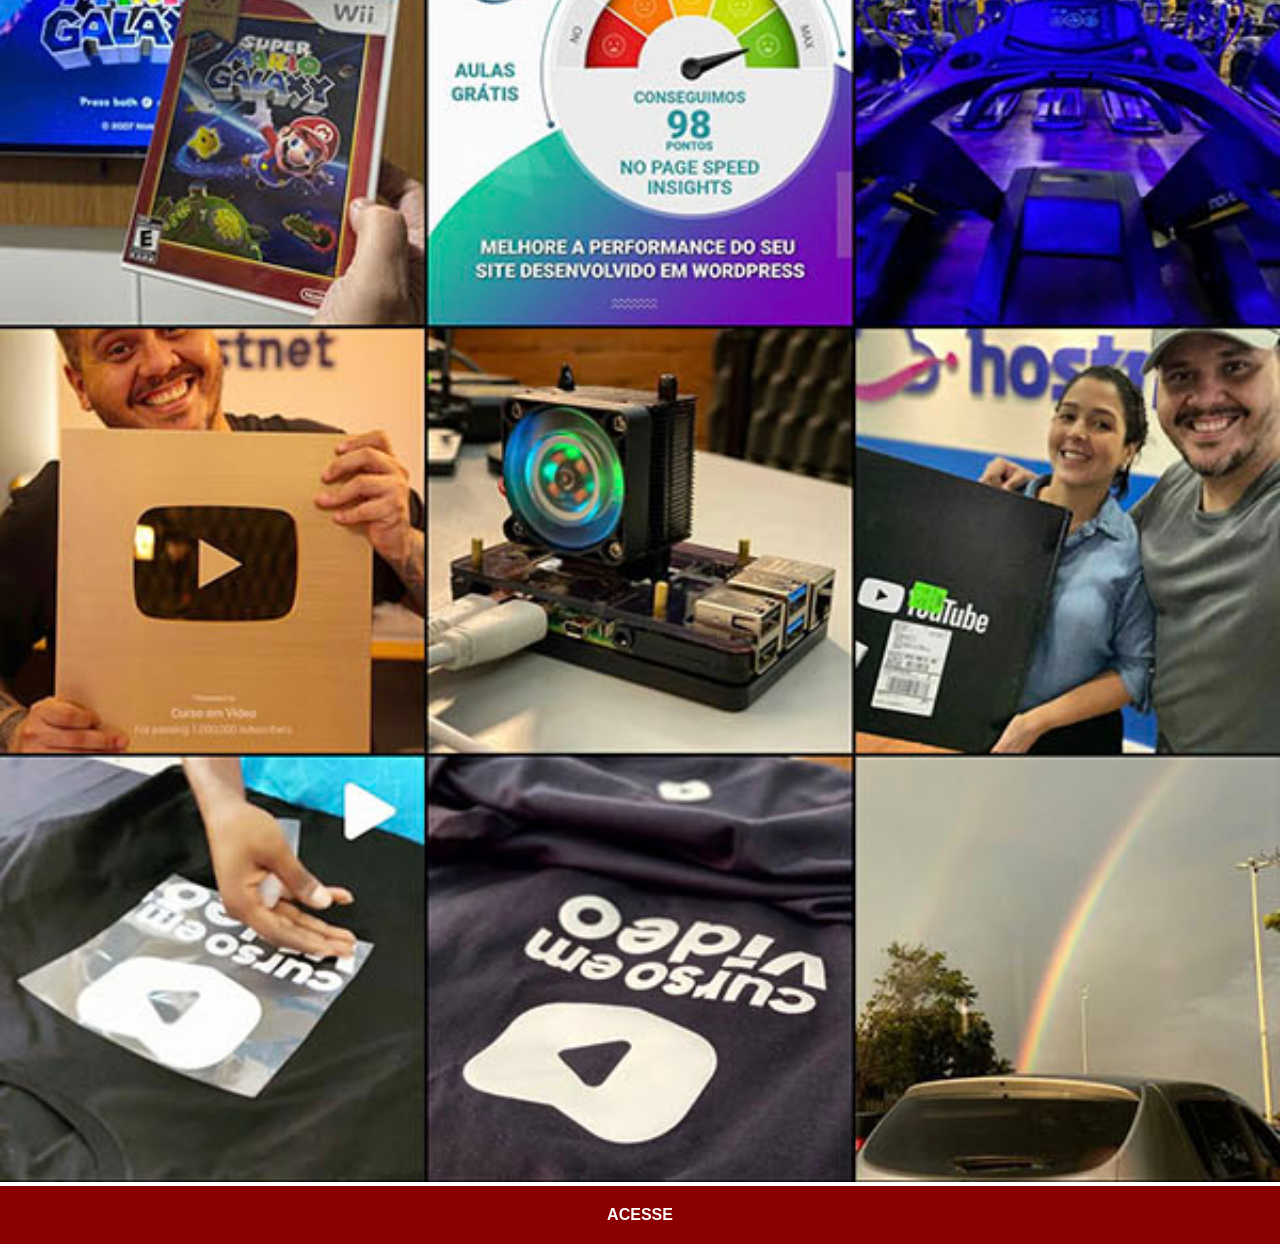
<file: abas/instagram.html>
<!DOCTYPE html>
<html lang="pt-br">
<head>
    <meta charset="UTF-8">
    <meta name="viewport" content="width=device-width, initial-scale=1.0">
    <title>Instagram</title>
    <link rel="stylesheet" href="../style/social.css">
</head>
<body>
      <img src="../imagens/tela-instagram.jpg" alt="Instagram pagina" class="cell"> 
    <a href="https://www.instagram.com/gustavoguanabara/" target="_blank">ACESSE</a>
</body>
</html>
</file>
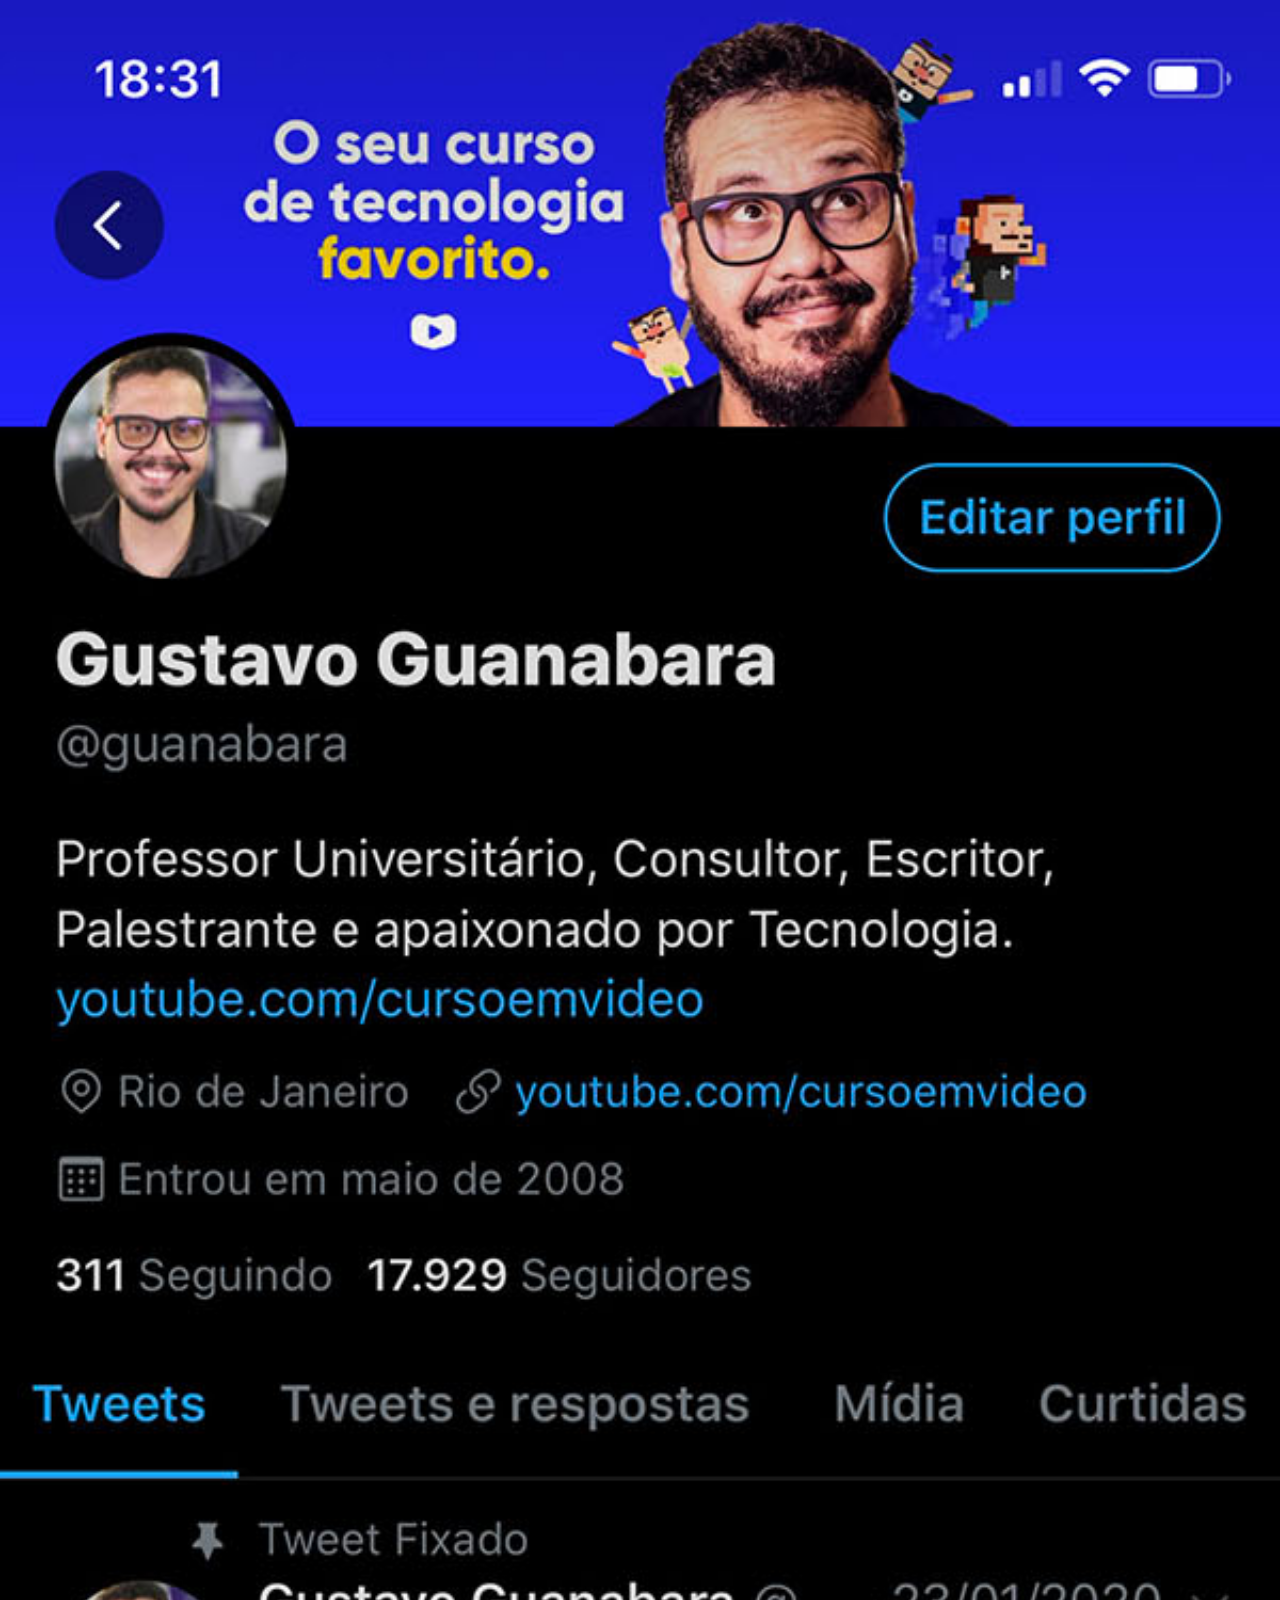
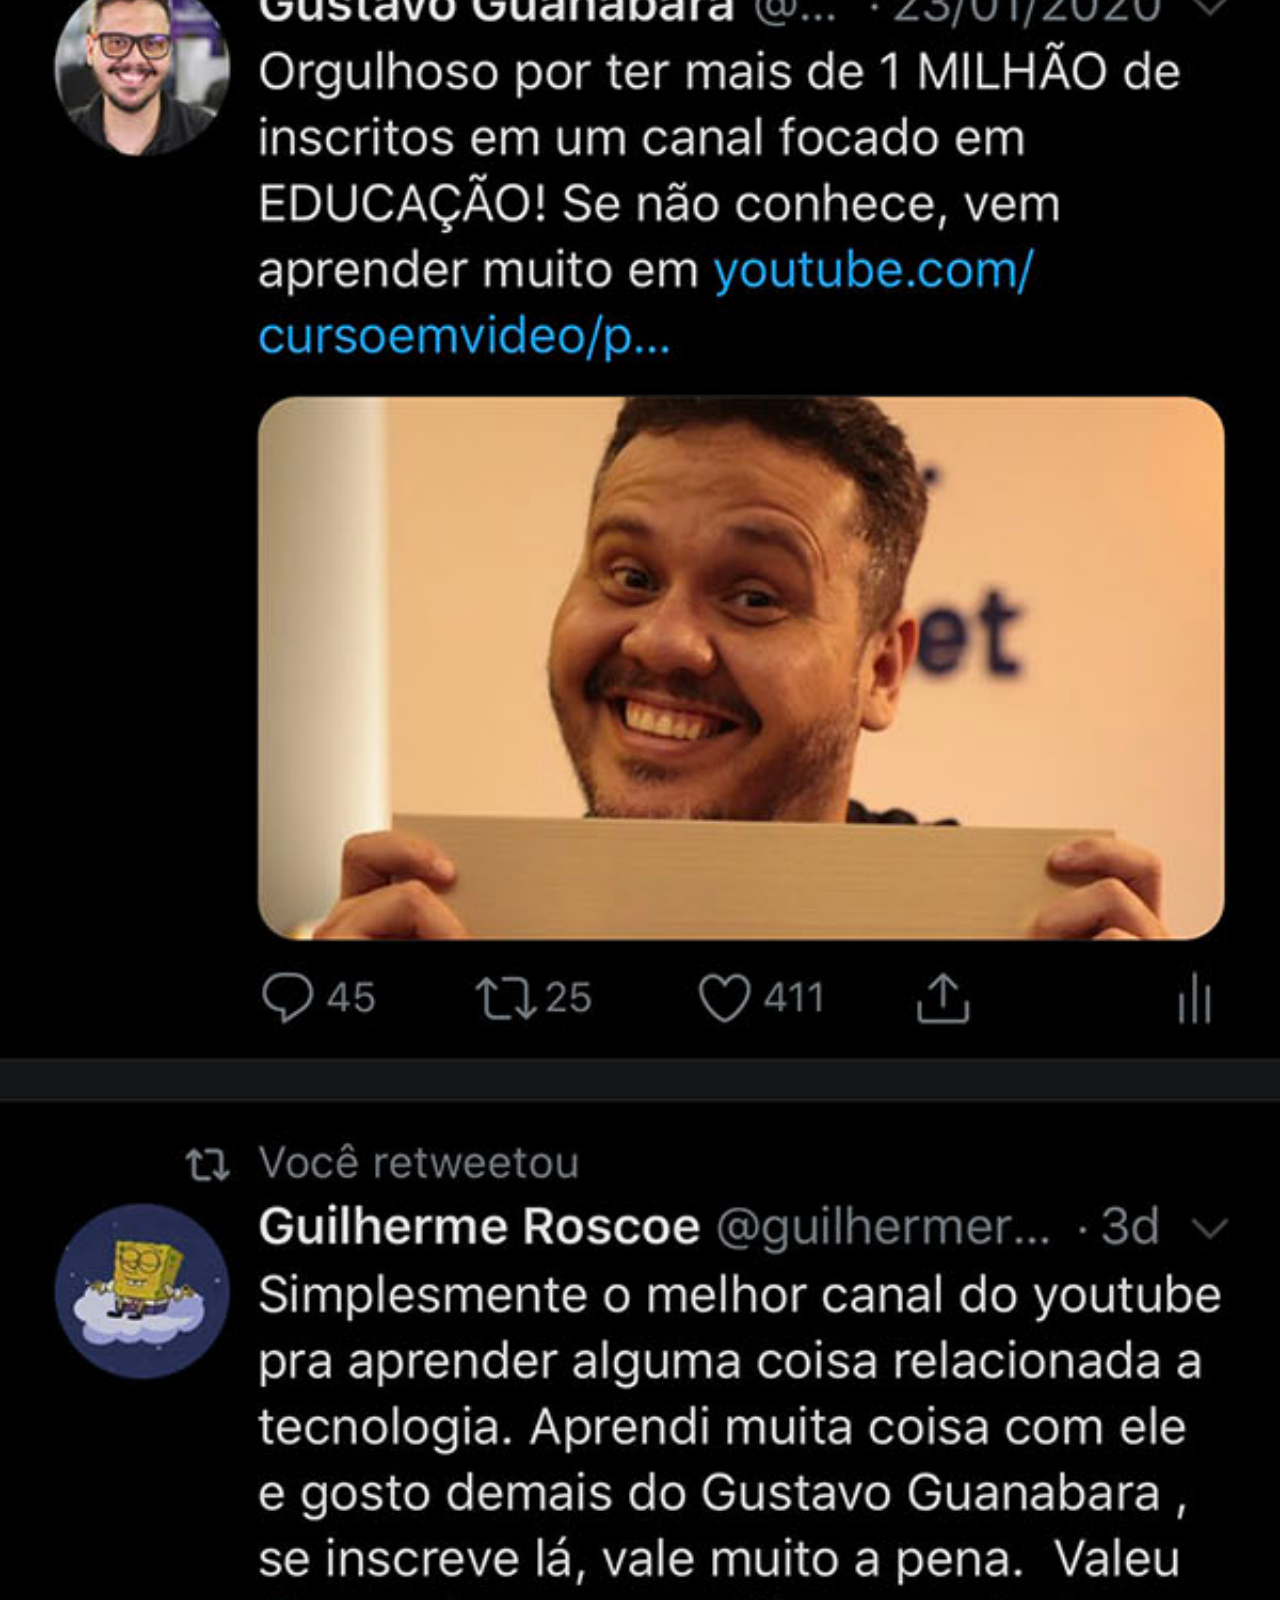
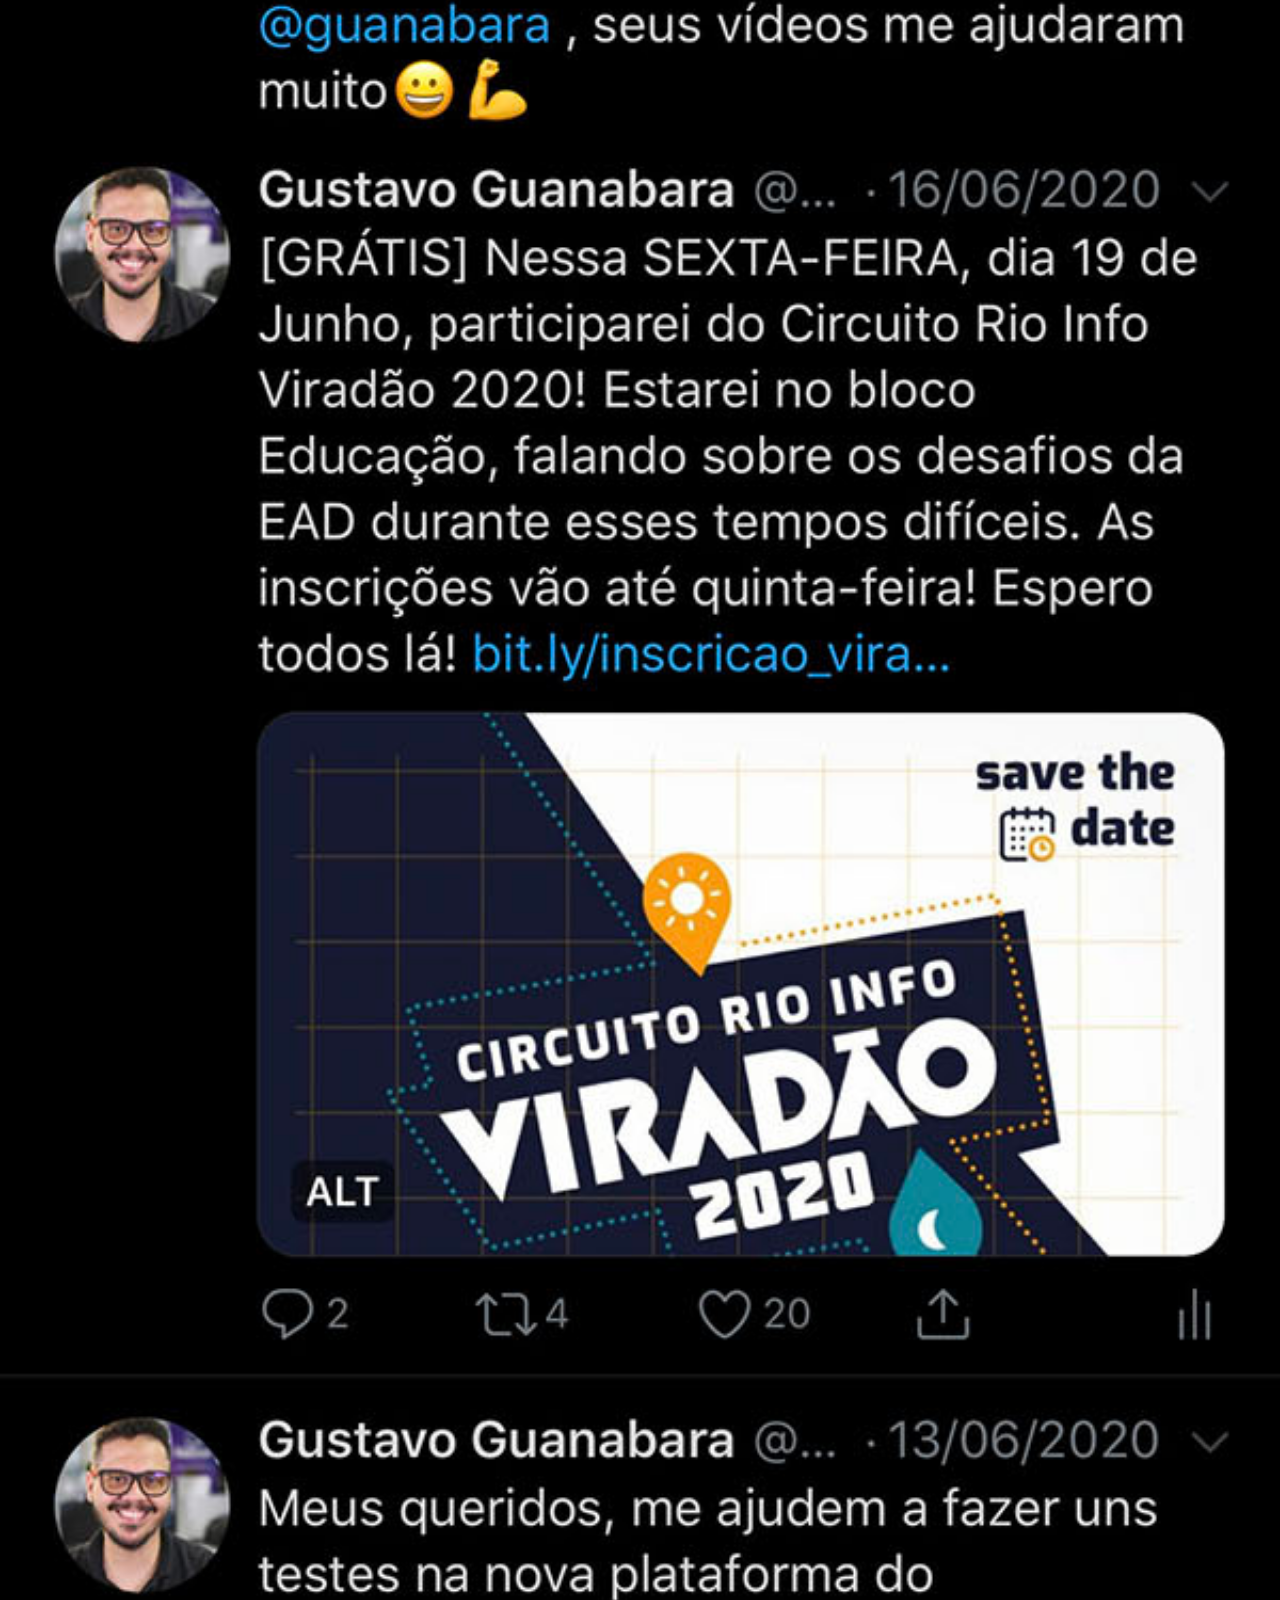
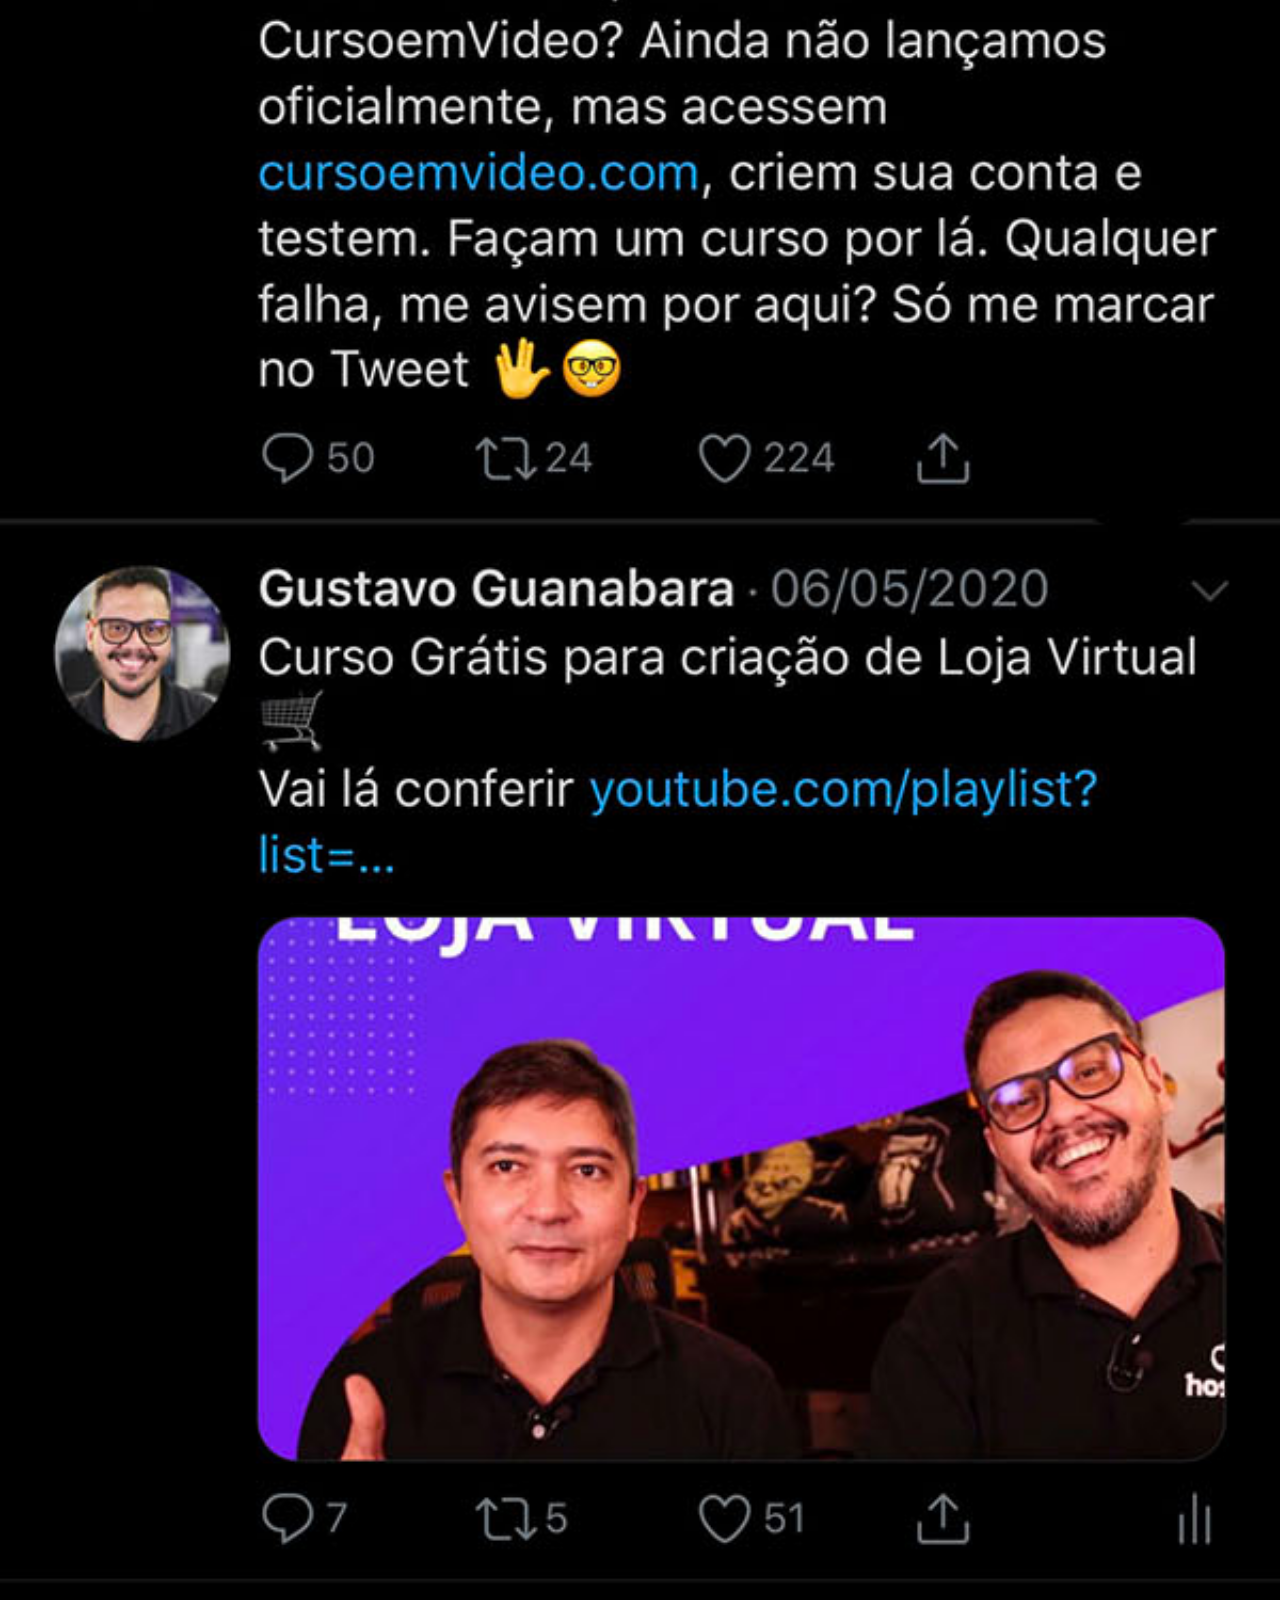
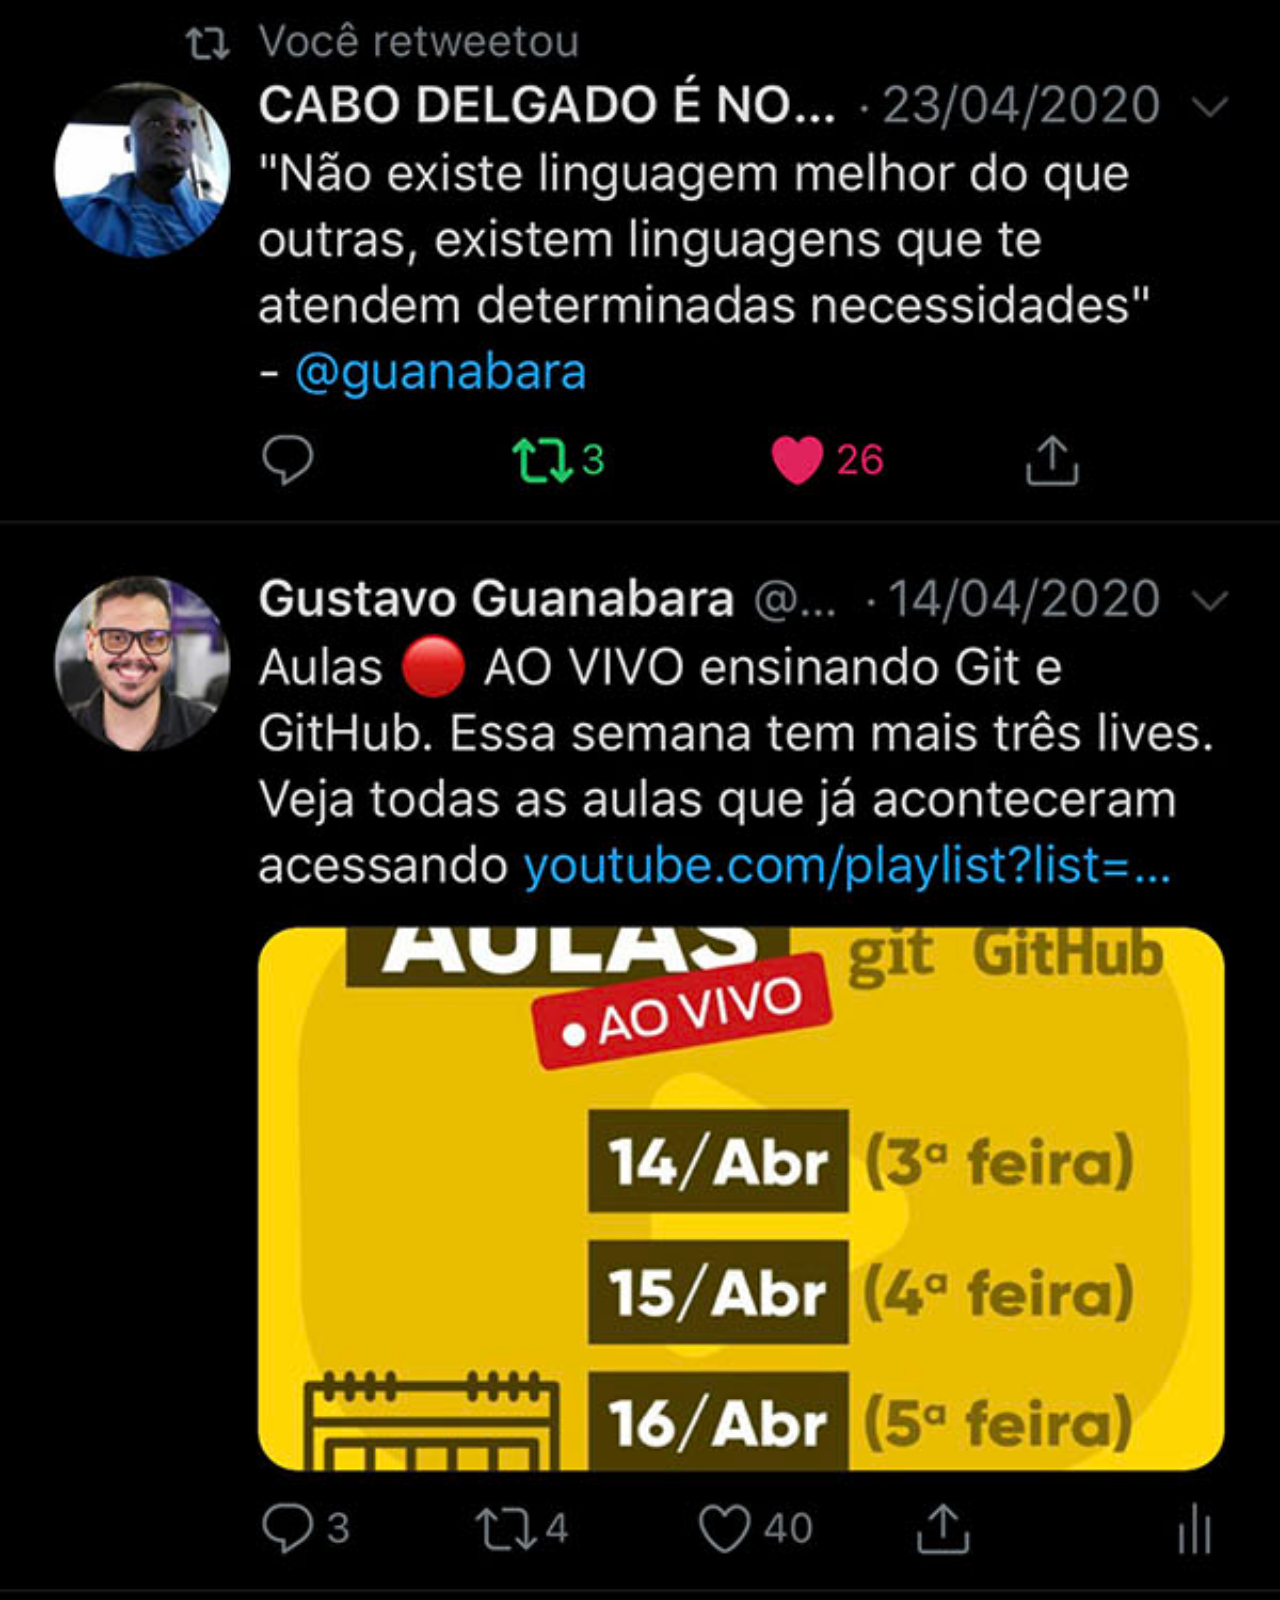
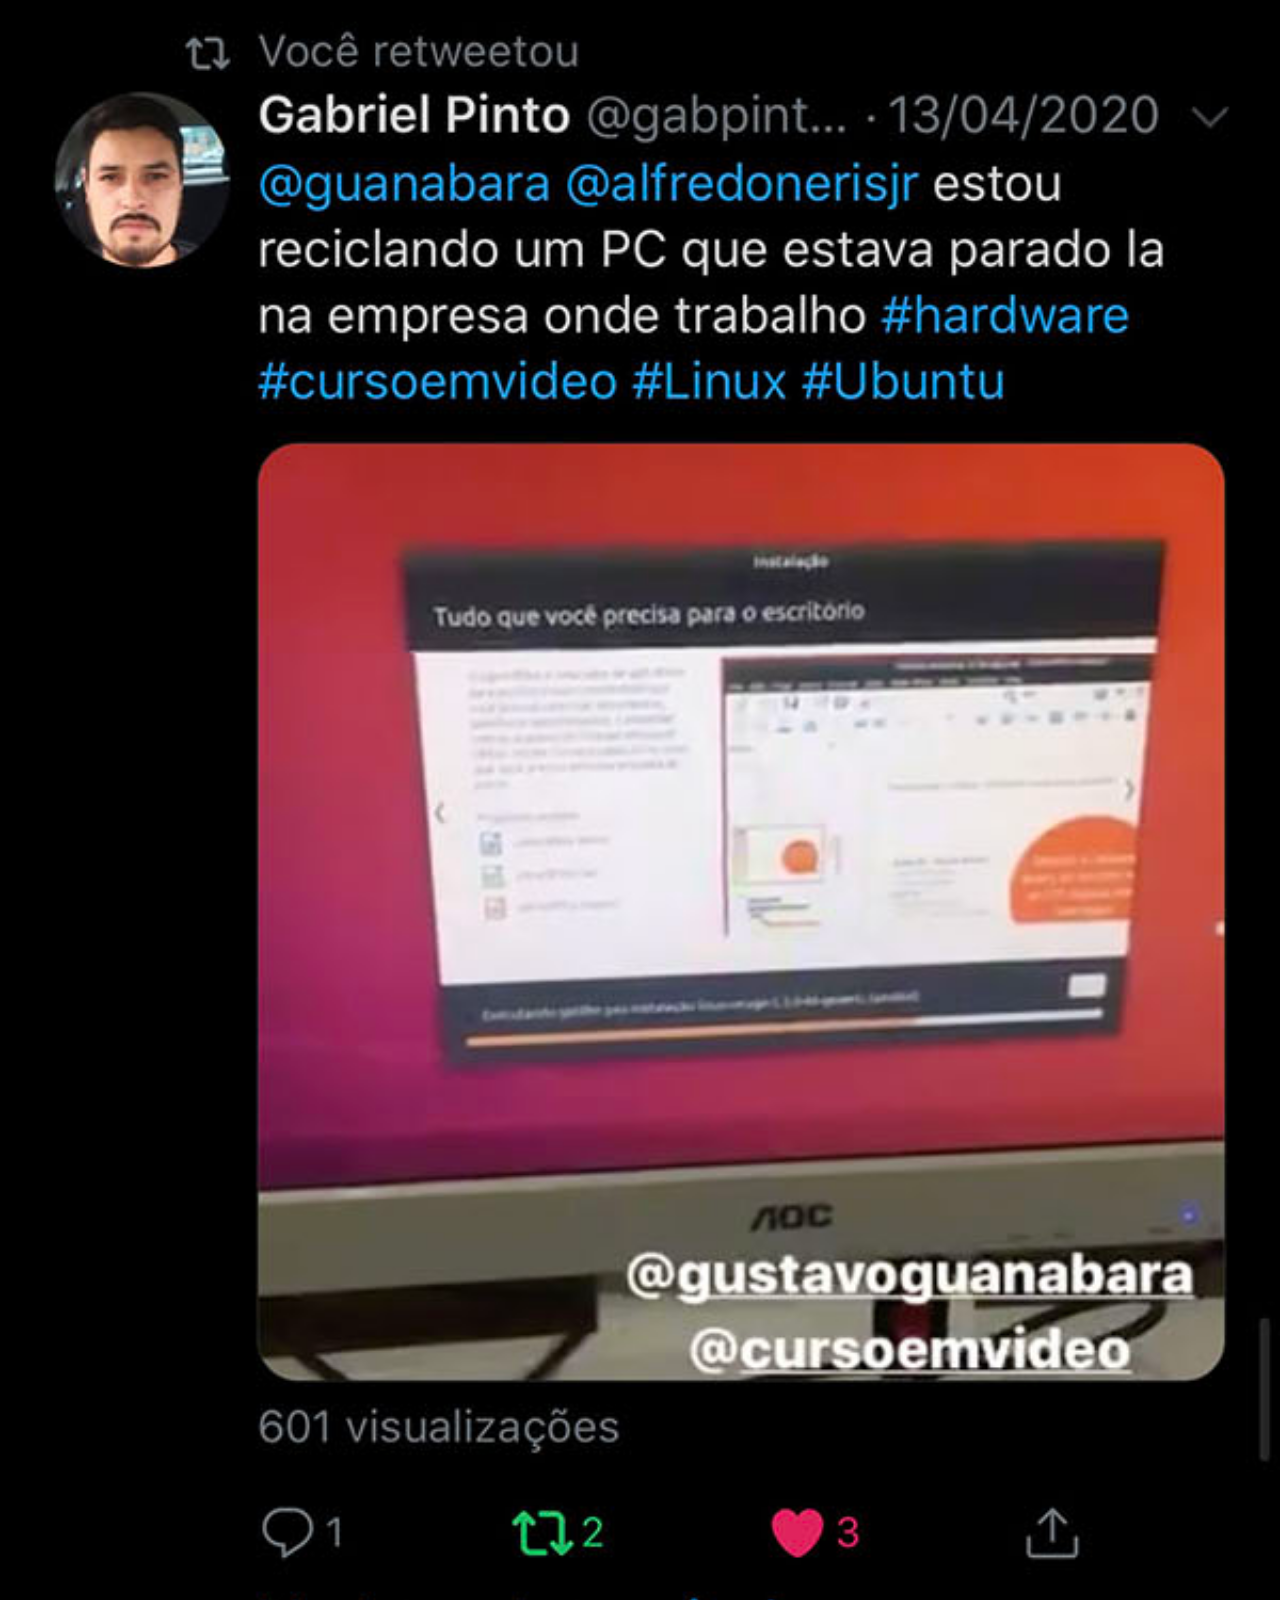
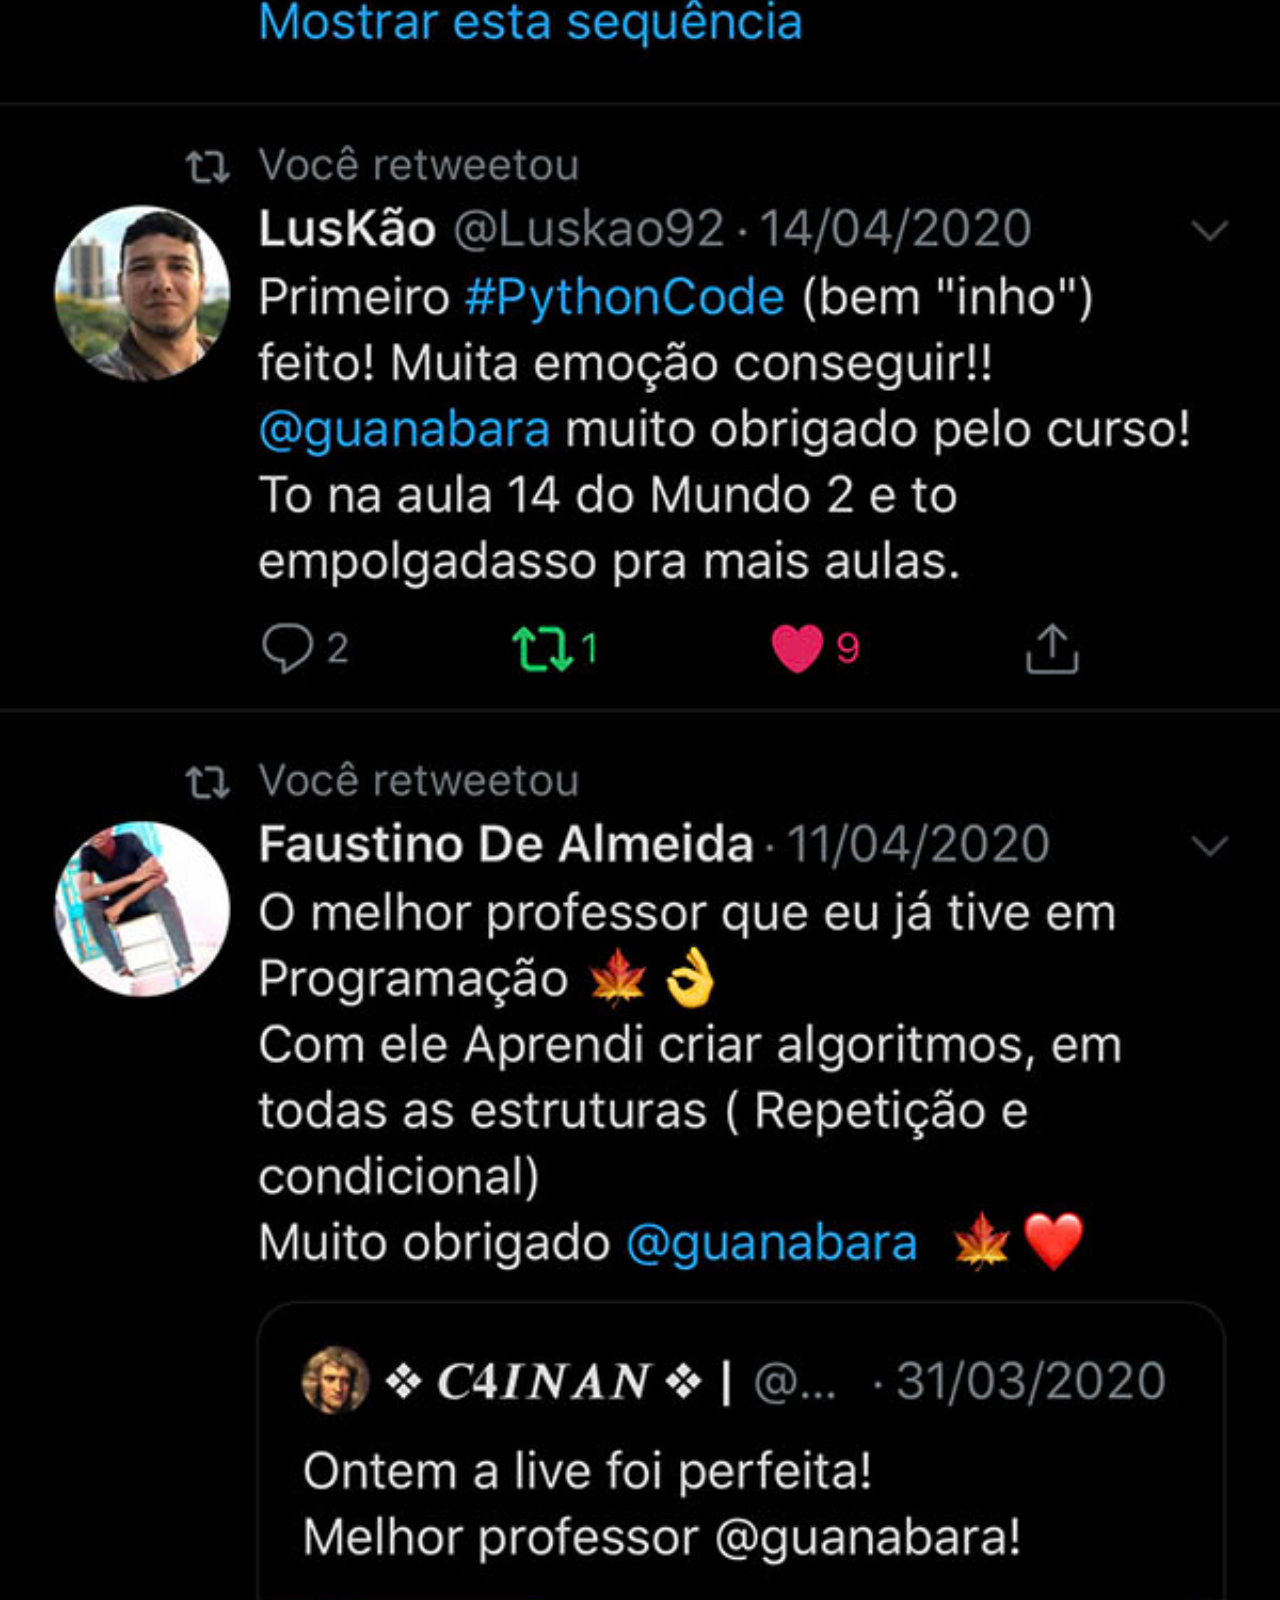
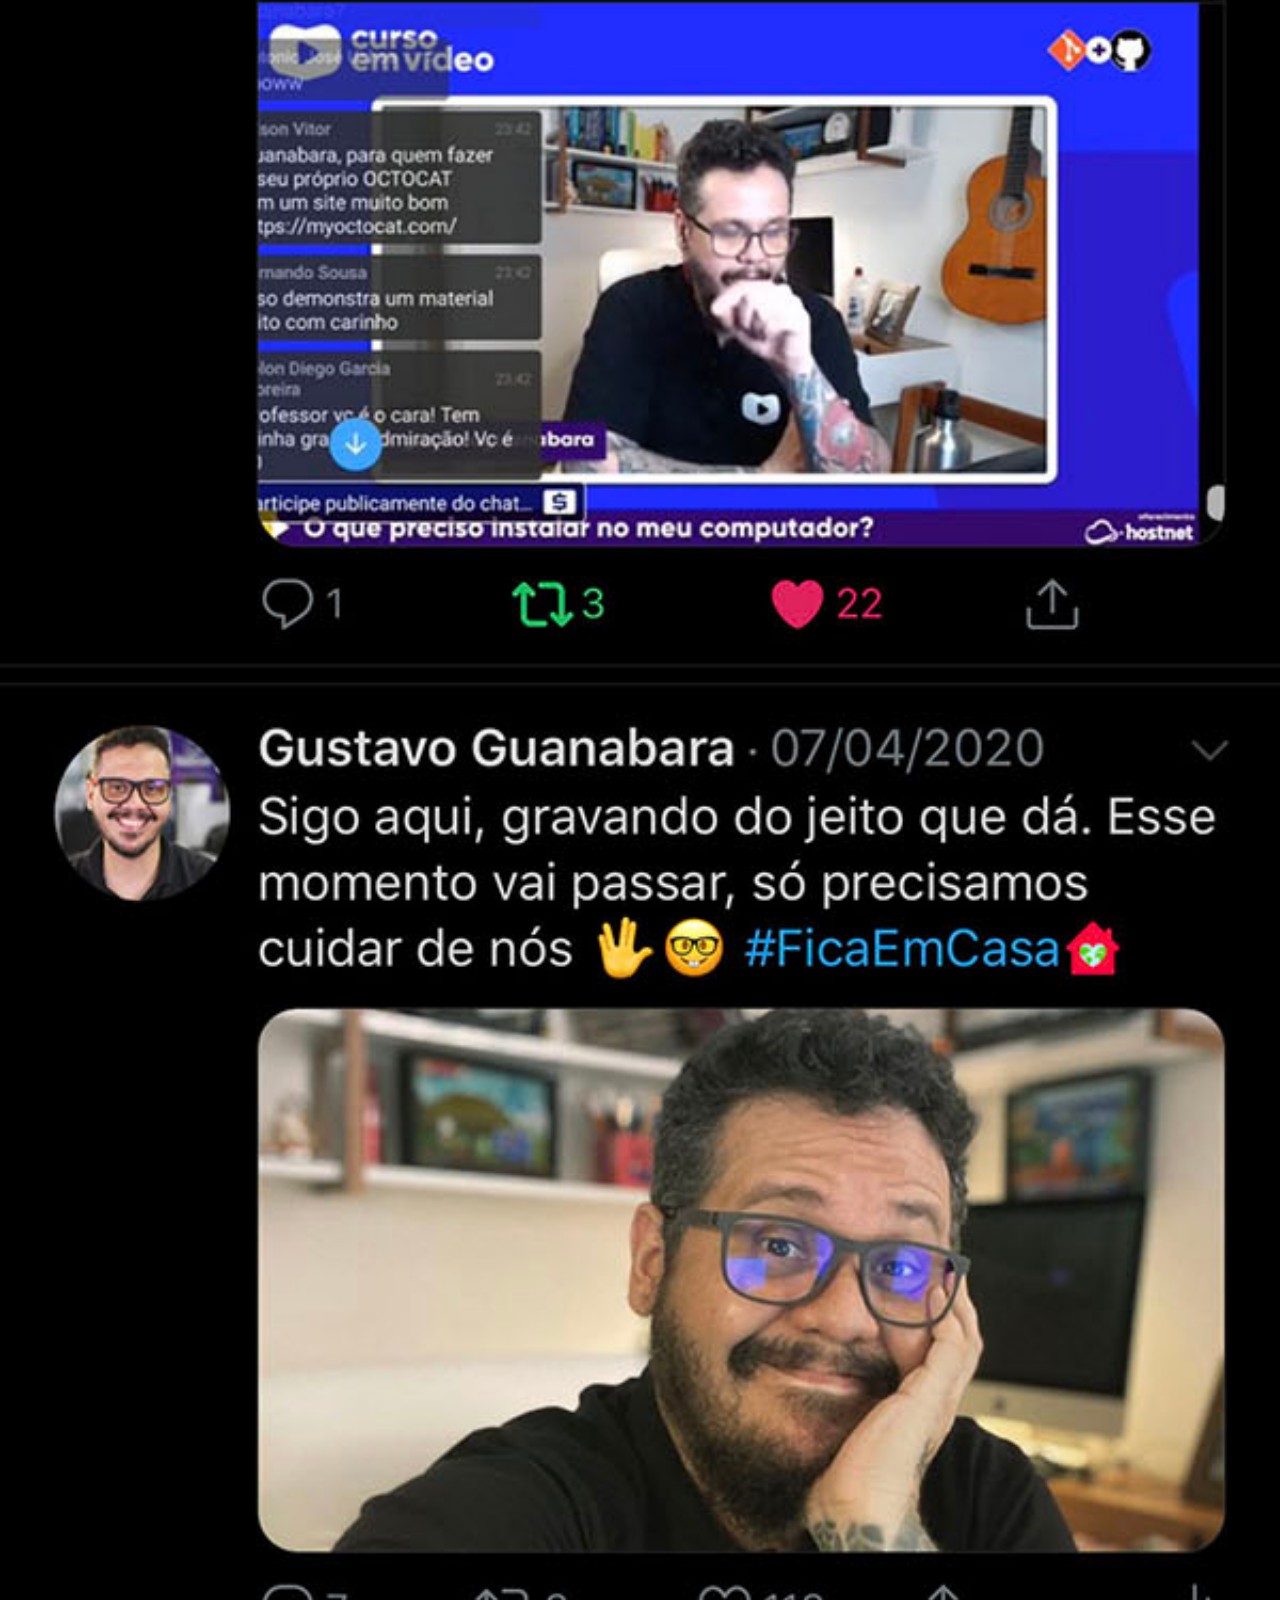
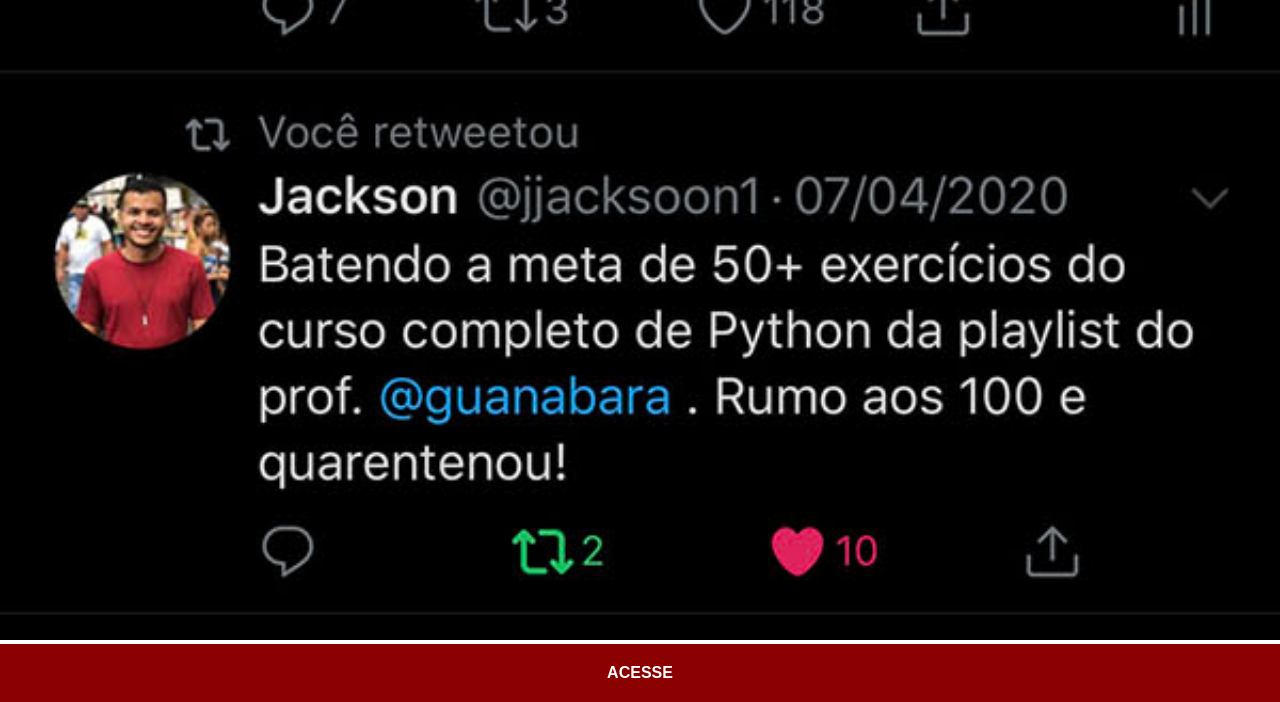
<file: abas/twitter.html>
<!DOCTYPE html>
<html lang="pt-br">
<head>
    <meta charset="UTF-8">
    <meta name="viewport" content="width=device-width, initial-scale=1.0">
    <title>Twitter</title>
    <link rel="stylesheet" href="../style/social.css">
</head>
<body>
      <img src="../imagens/tela-twitter.jpg" alt="Twitter pagina" class="cell"> 
       <a href="https://www.twitter.com/guanabara/" target="_blank">ACESSE</a>
</body>
</html>
</file>
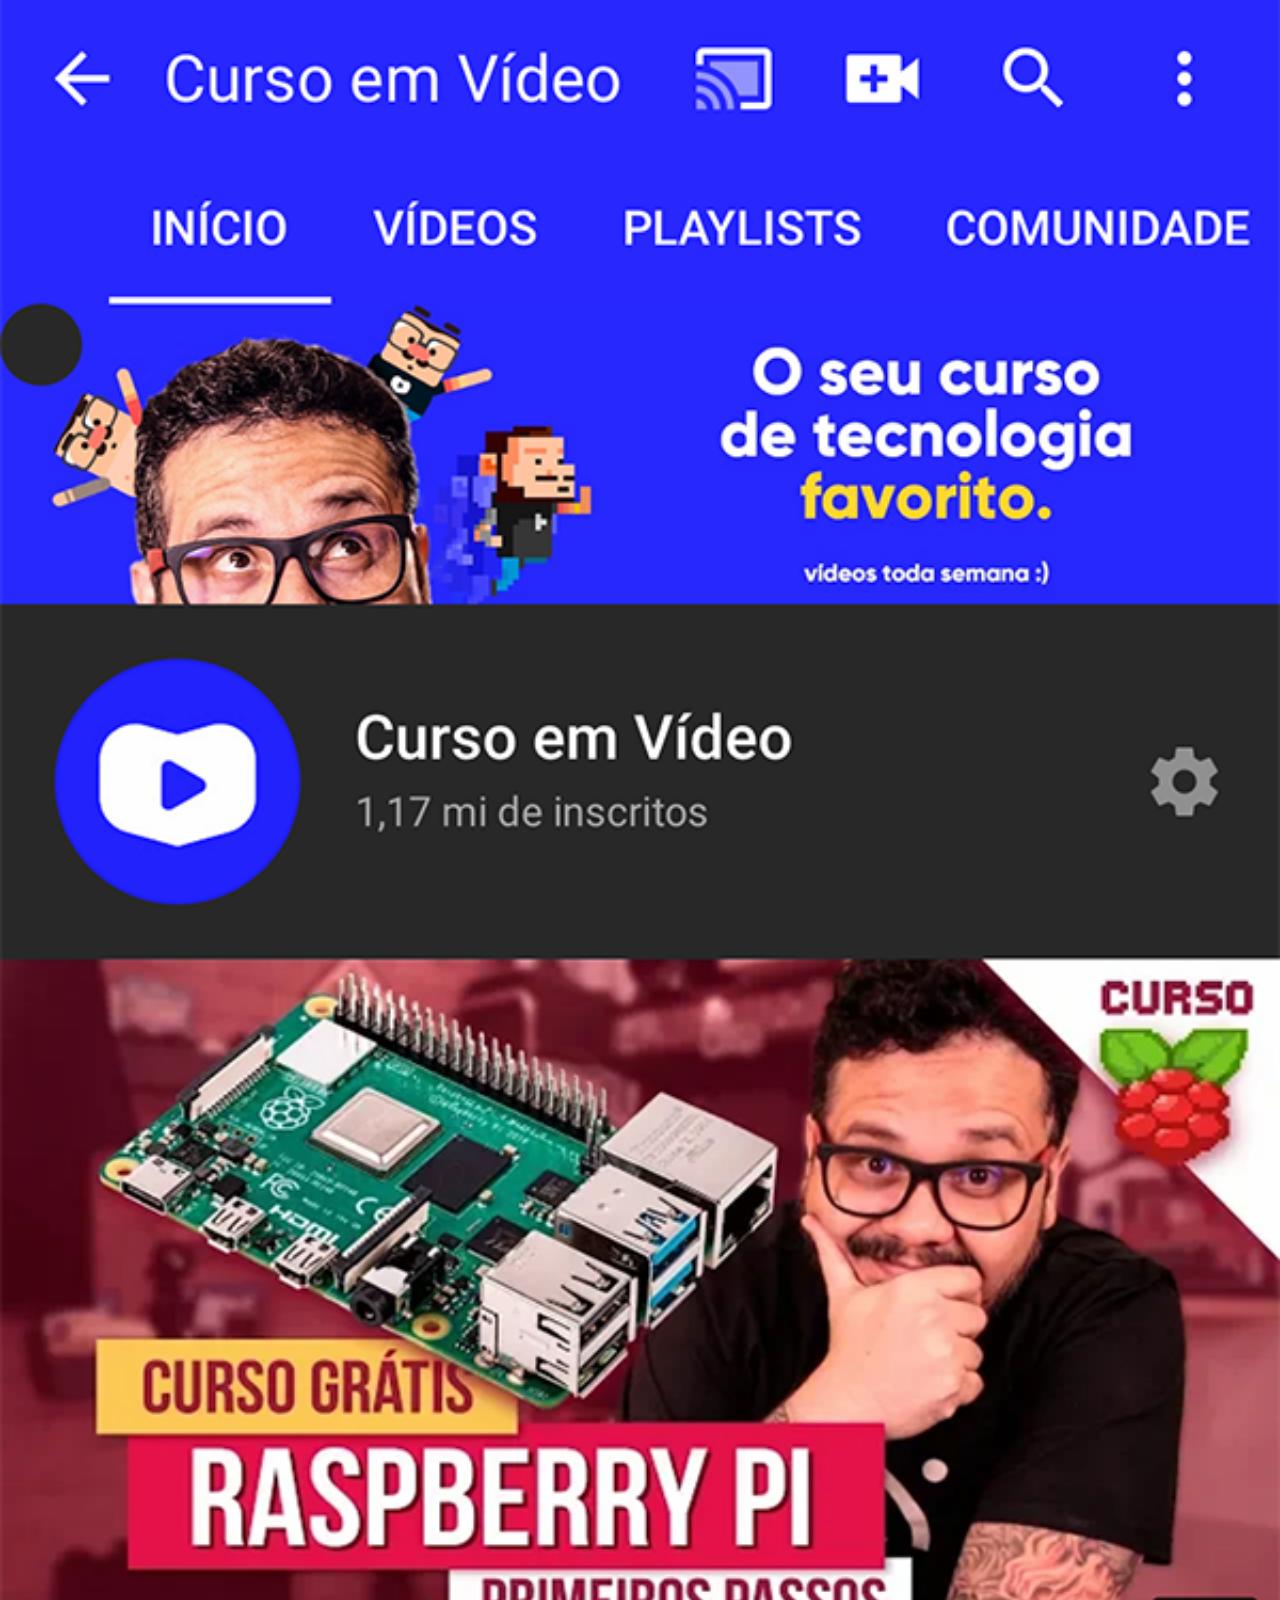
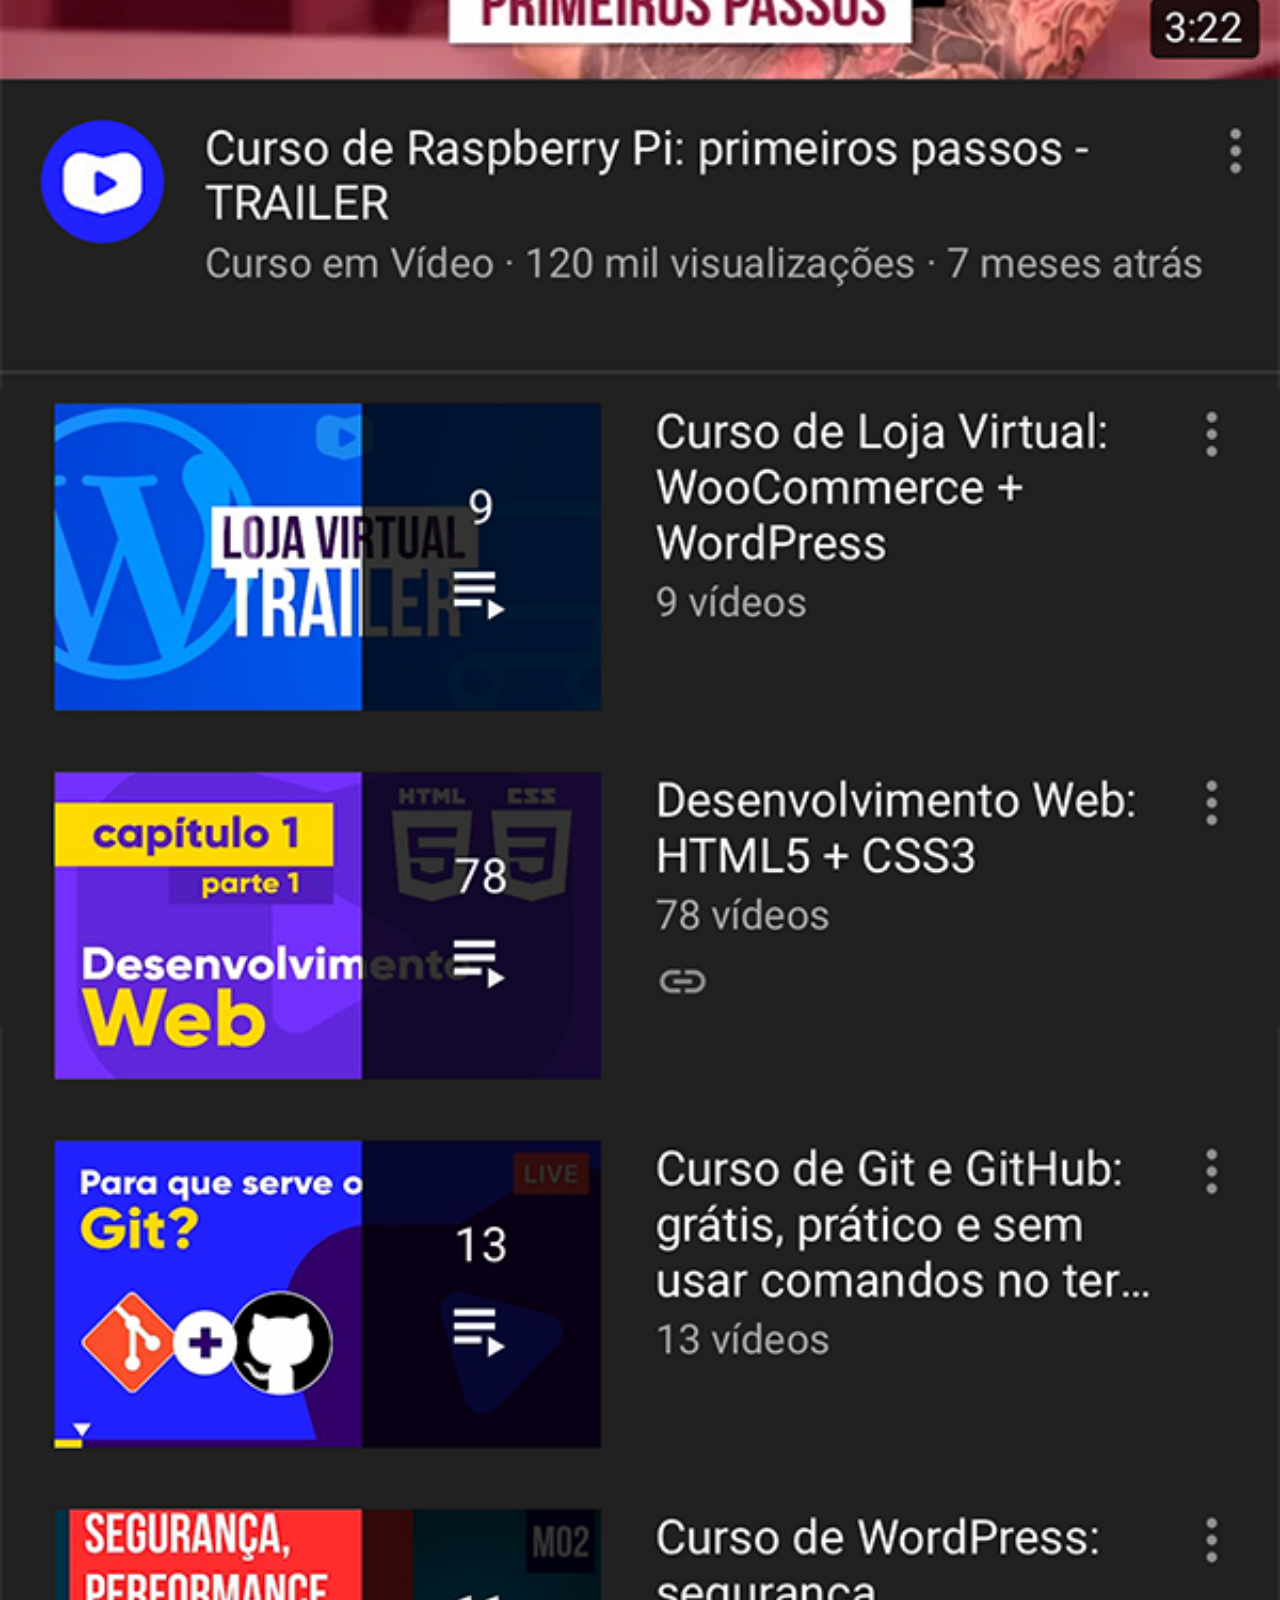
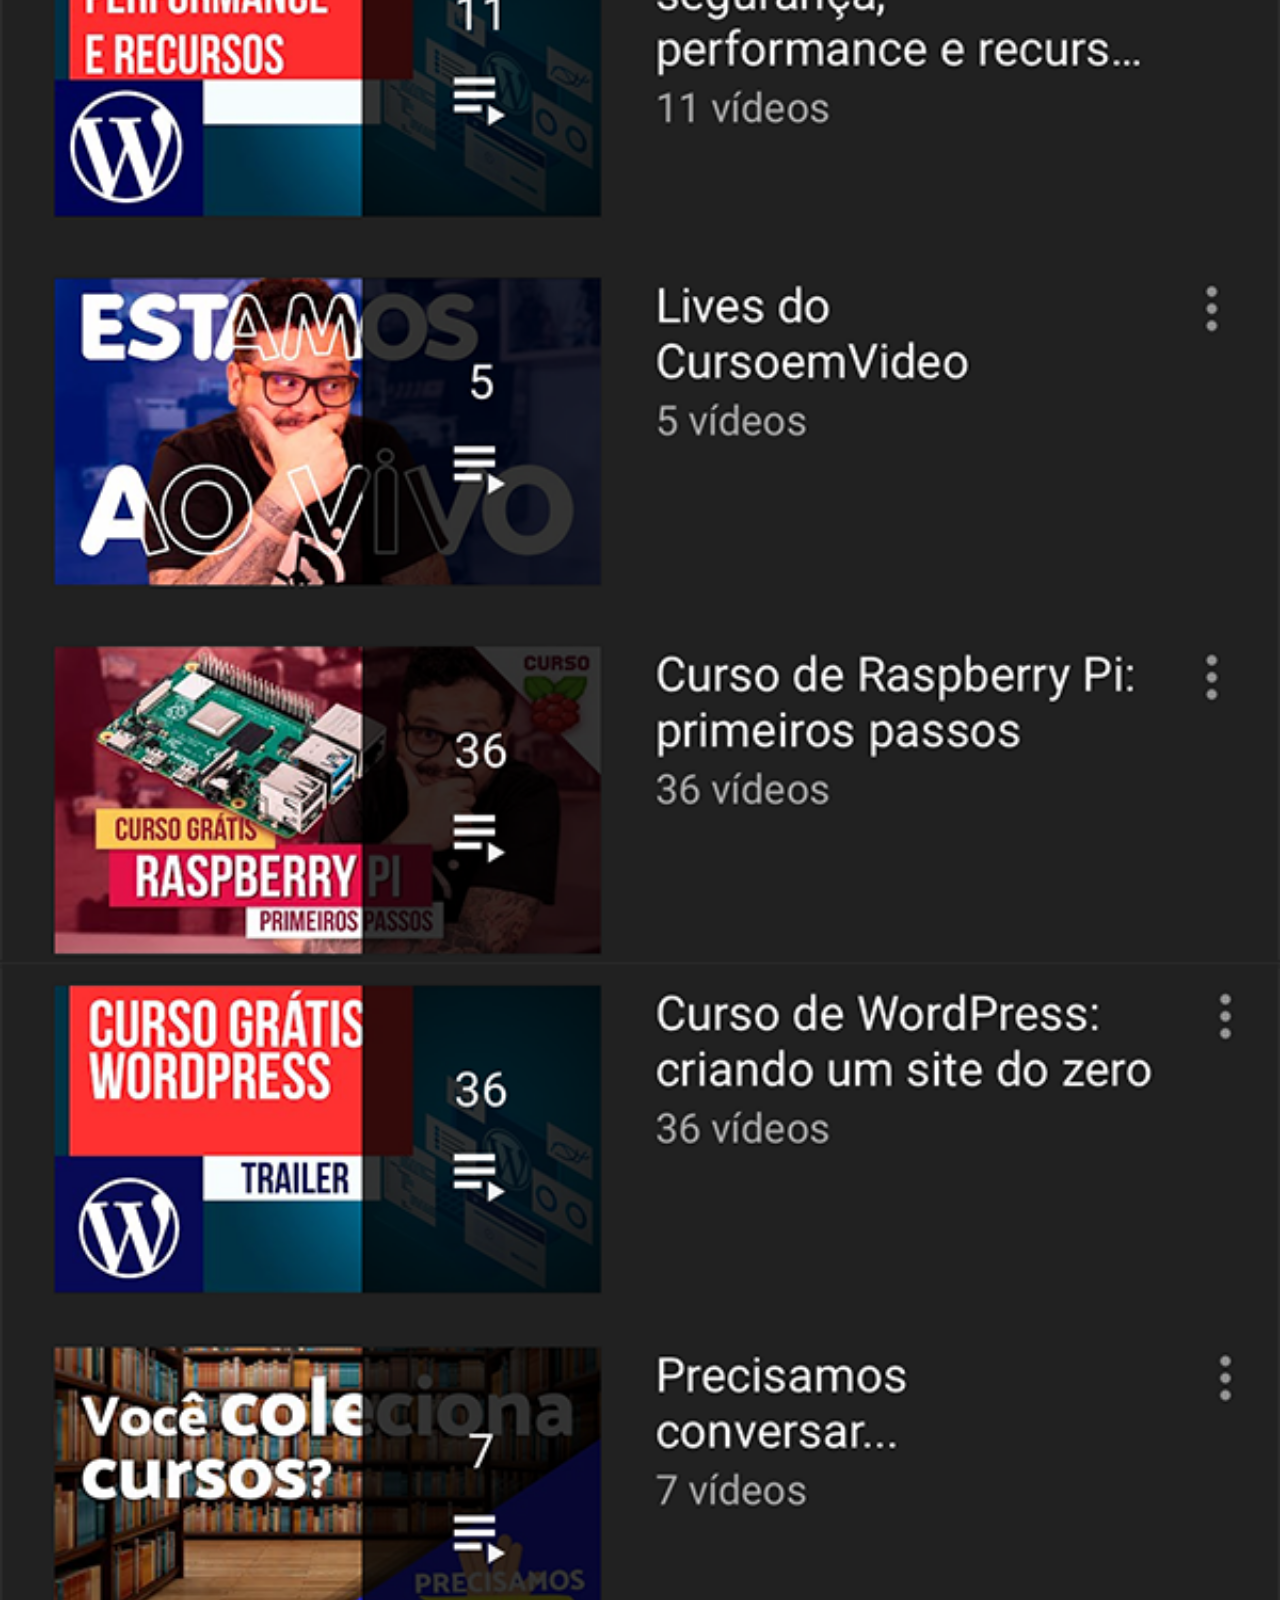
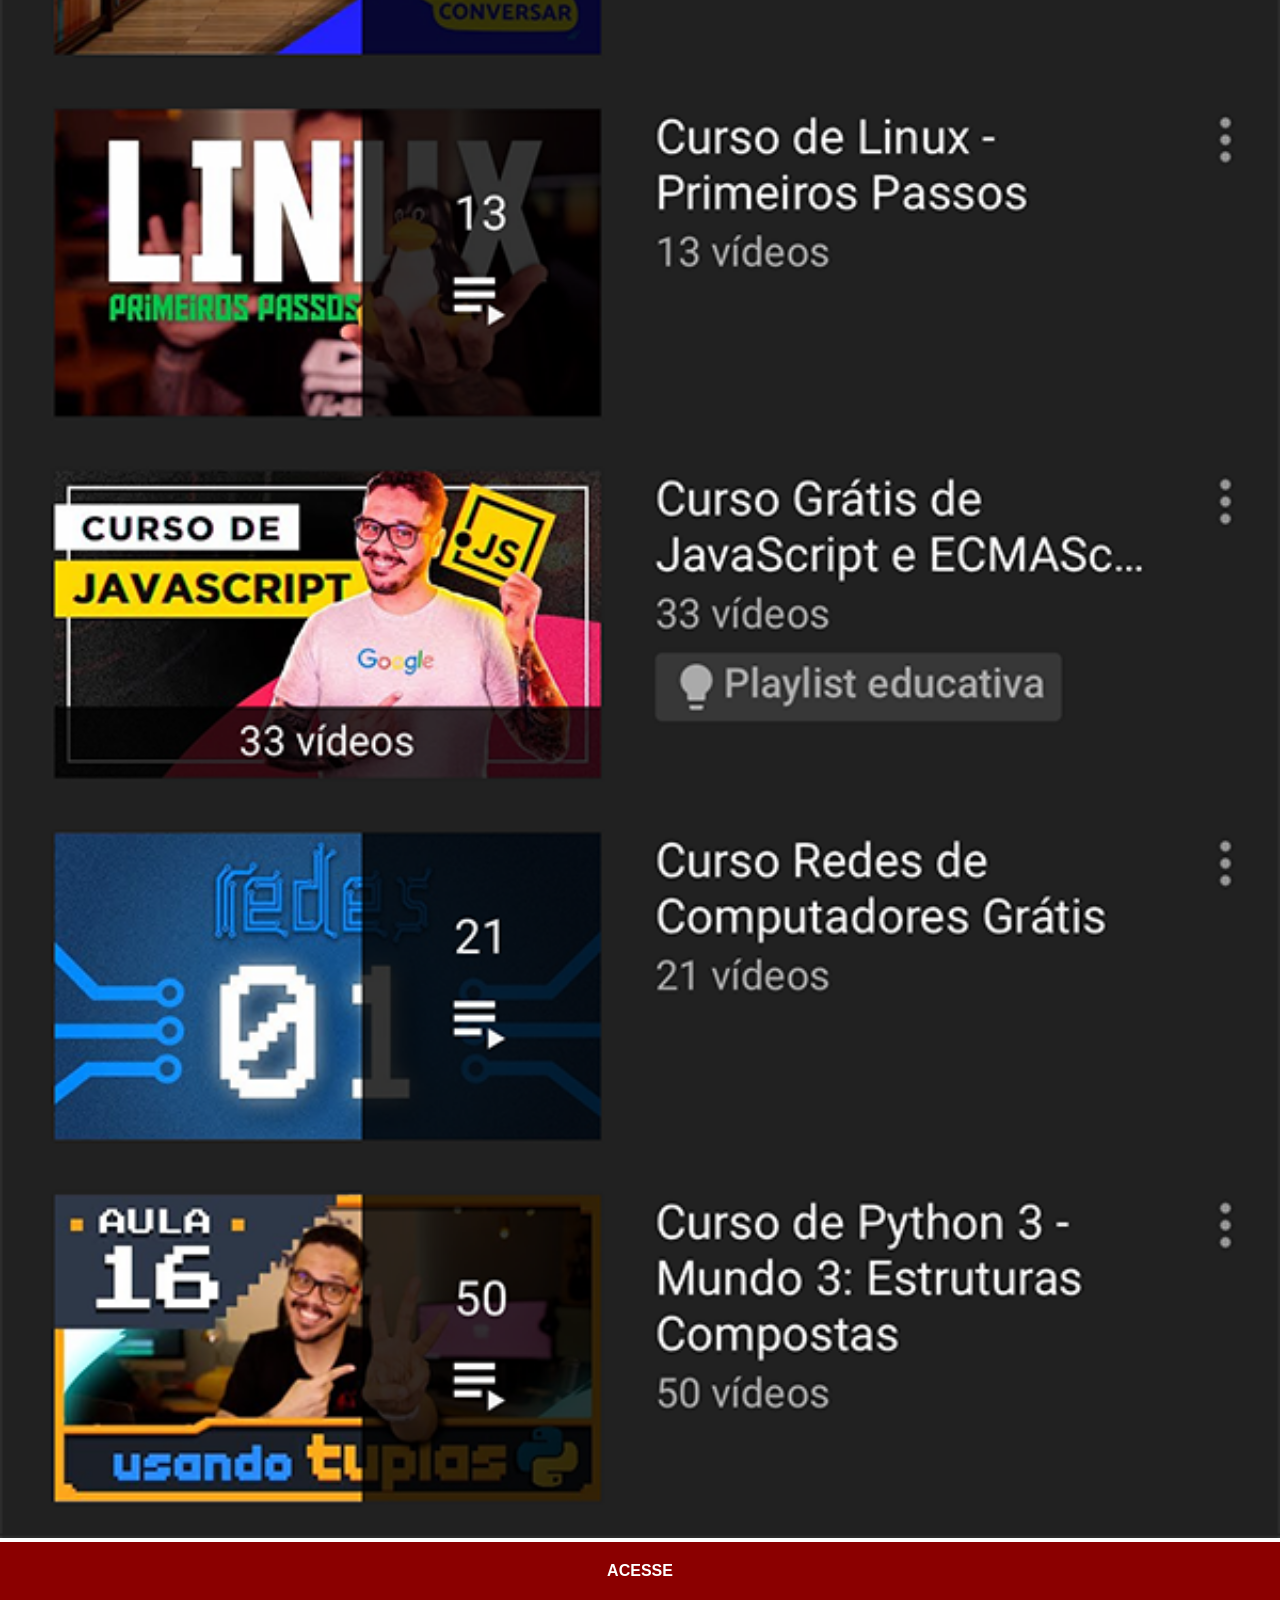
<file: abas/youtube.html>
<!DOCTYPE html>
<html lang="pt-br">
<head>
    <meta charset="UTF-8">
    <meta name="viewport" content="width=device-width, initial-scale=1.0">
    <title>Youtube</title>
    <link rel="stylesheet" href="../style/social.css">
</head>
<body>
      <img src="../imagens/tela-youtube.png" alt="Youtube pagina" class="cell"> 
    <a href="https://www.youtube.com/user/cursosemvideo/playlists" target="_blank">ACESSE</a>
</body>
</html>
</file>
<file: style/style.css>
@charset "UTF-8";

* {
    margin: 0px;
    padding: 0px;
    box-sizing: border-box;
}

body {
    width: 100vw;
    height: 98vh;
    background: black url(../imagens/fundo-madeira.jpg) no-repeat fixed top center;
    background-size: cover;
}
main {
    width:100vw;
    height: 100vh;
    position: relative;
}
section#celular {
   position: absolute;
   top: 50%;
   left: 50%;
   transform: translate(-50%, -50%);
   width: 311px;
   height: 627px;
   background-image: url(../imagens/frame-iphone.png);
}
iframe {
    position: absolute;
    width: 268px;
    height: 472px;
    left: 21px;
    top: 79px;
}

img.logo {
    border-radius: 50%;
    position: relative;
    transition: 0.3s,border;
}
nav#but {
    position: absolute;
    padding-bottom:10px ;
    right: 0px;
}
nav a >img {
    width: 70px;
    margin-top: 10px;
     margin-bottom: 10px;
}
nav > a {
    padding: 10px;
    margin-bottom: 10px;
    position: relative;
}
img.logo:hover {
    border: 3px solid rgba(255, 255, 255, 0.694);
    box-shadow: 2px 2px 15px rgba(0, 0, 0, 0.379);
     transform: translate(-3px, -3px);
}
</file>
<file: style/social.css>
@charset "UTF-8";

* {
    margin: 0px;
    padding: 0px;
    box-sizing: border-box;
}
body {
   font-family: Arial, Helvetica, sans-serif; 
}

::-webkit-scrollbar {
    width: 0px;
    height: 0px;
}

img.cell {
width: 100vw;
}

a {
    display: block;
    background-color: darkred;
    color: white;
    padding: 20px;
    text-align: center;
    font-weight: bolder;
    text-decoration: none;
}

a:hover {
    background-color: red;
}
</file>
